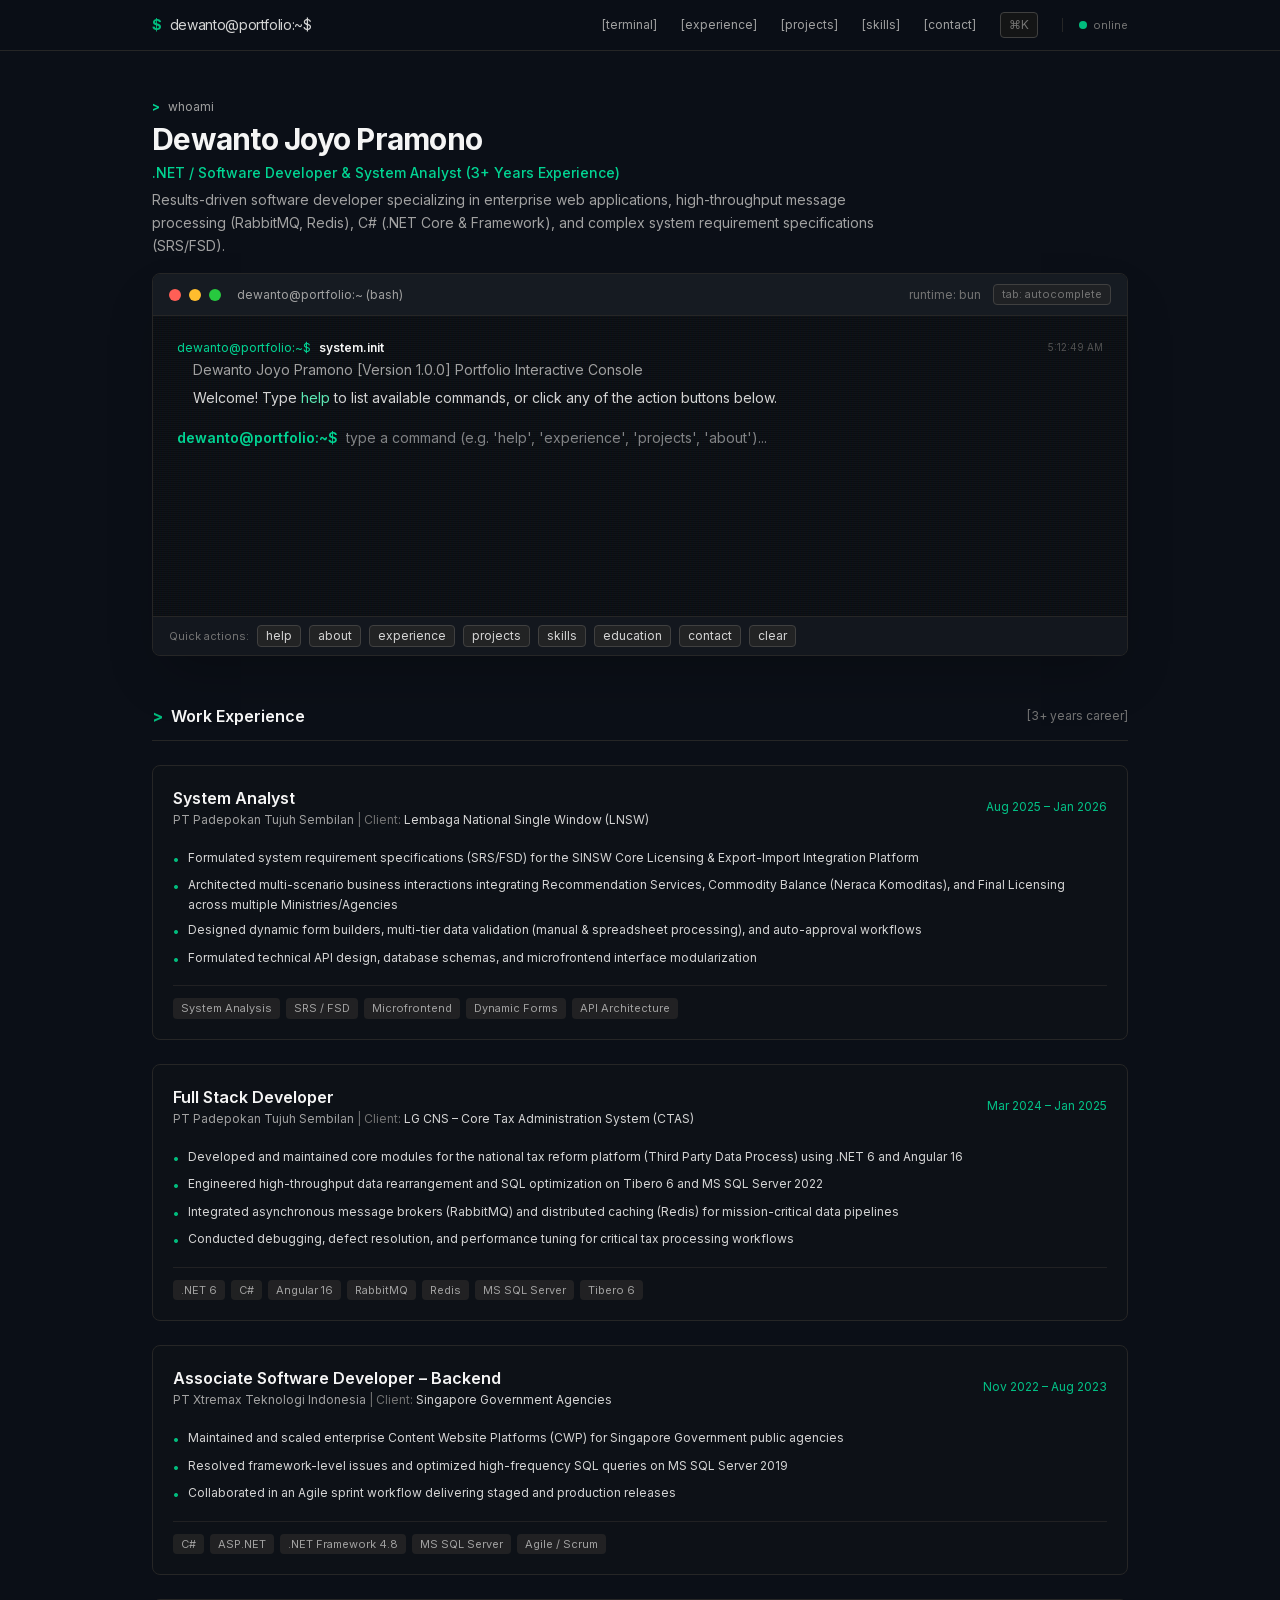
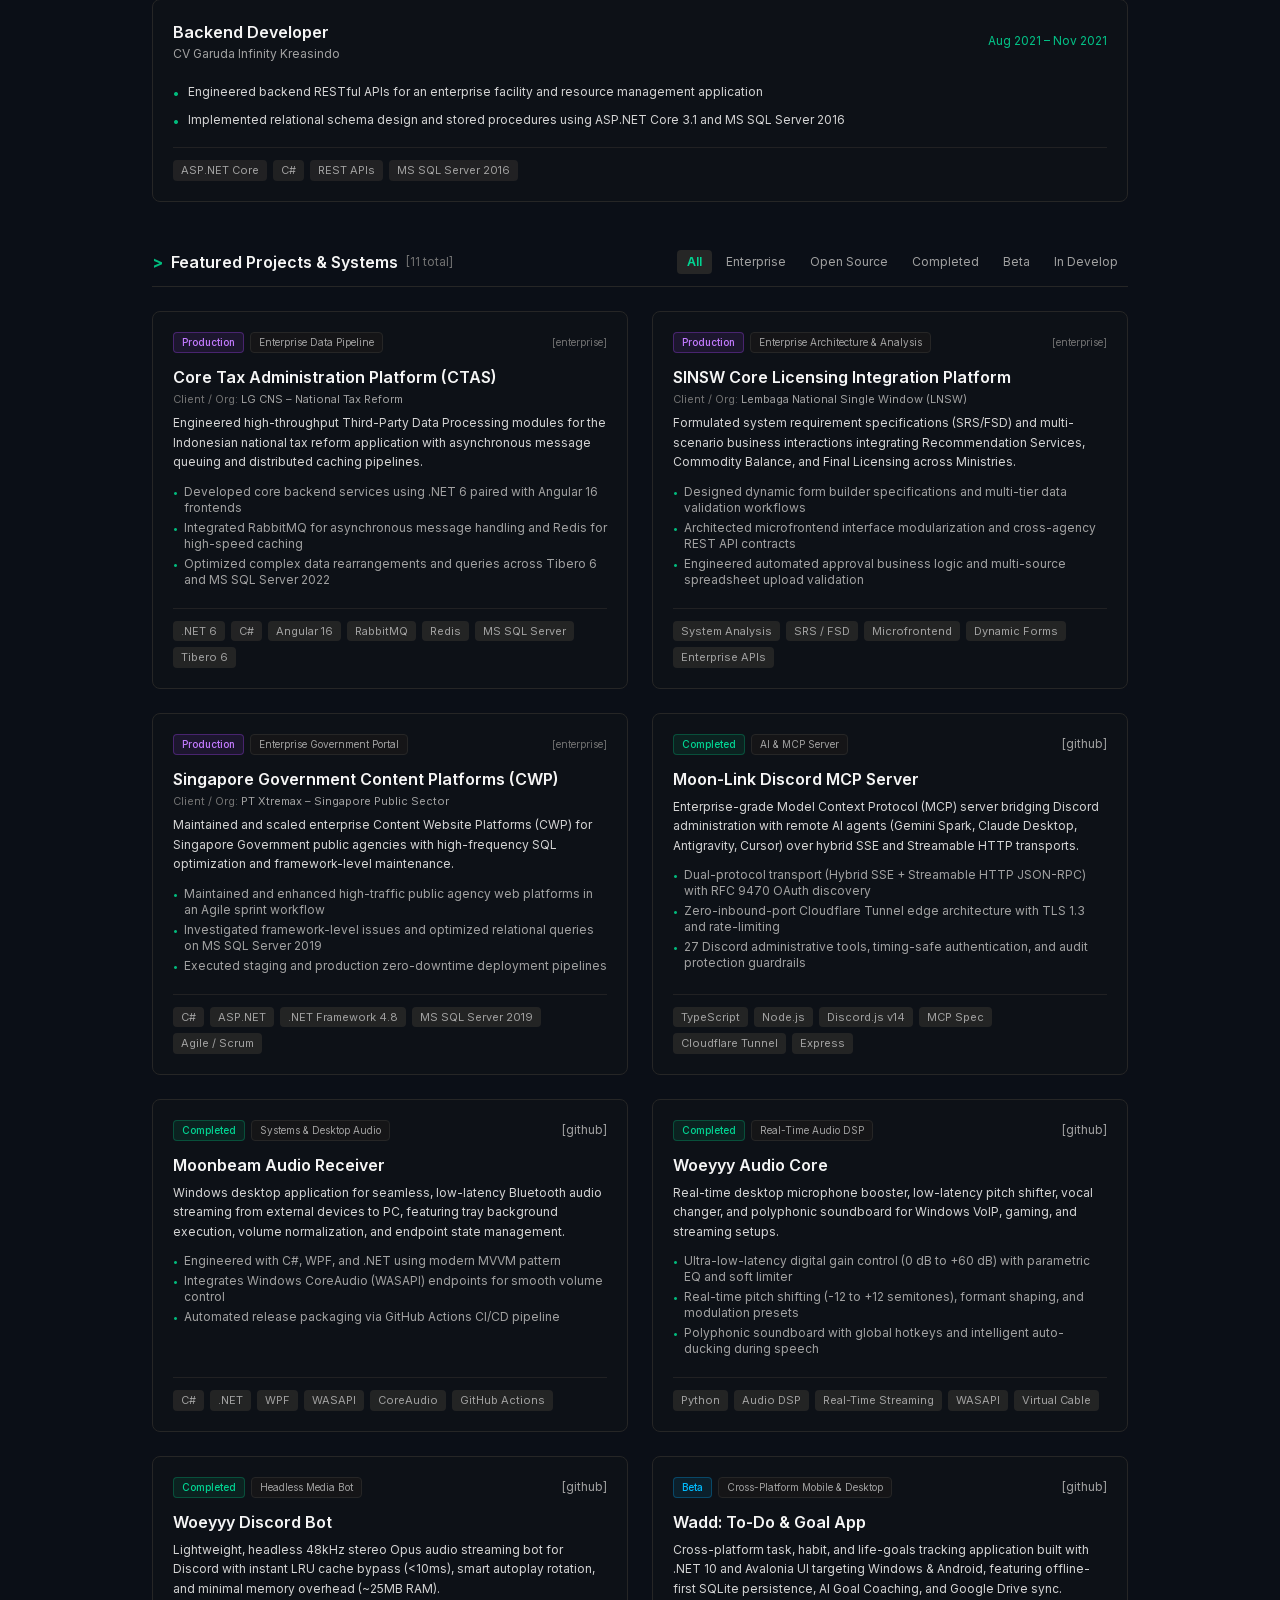
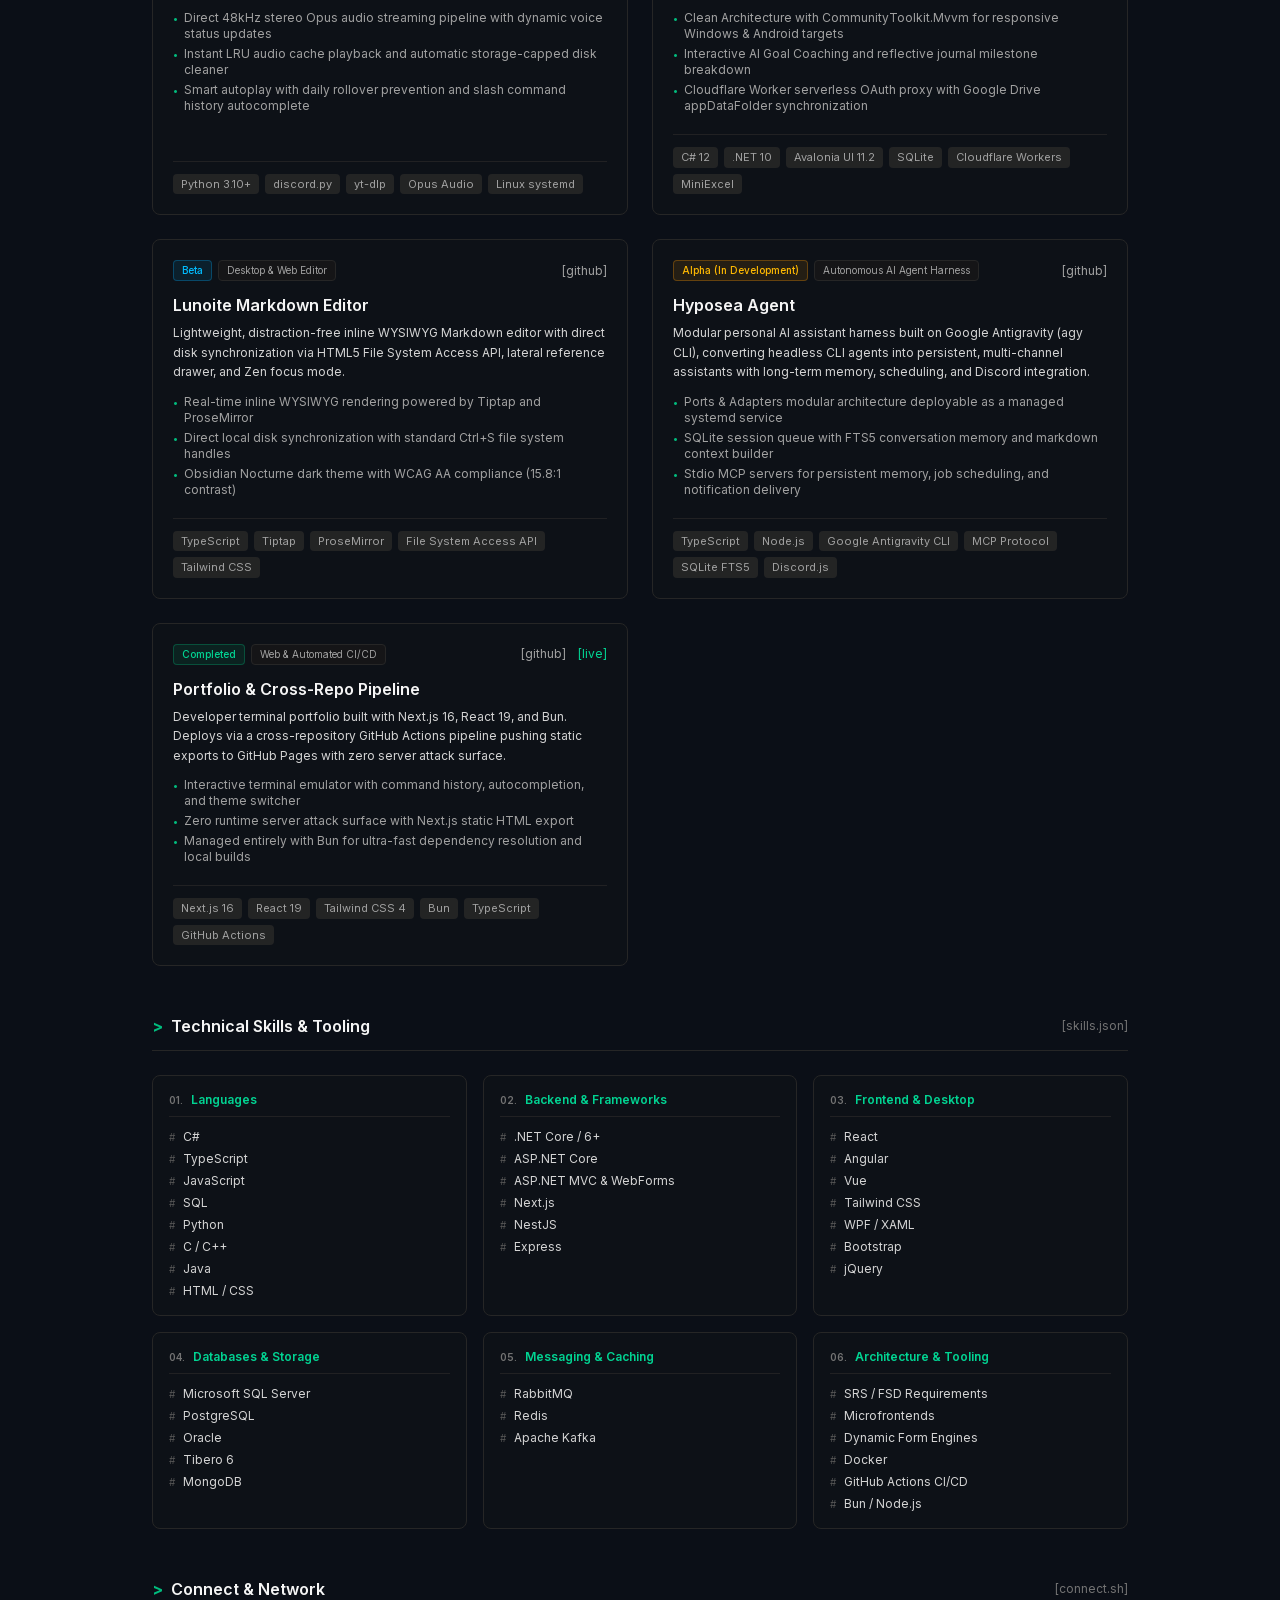
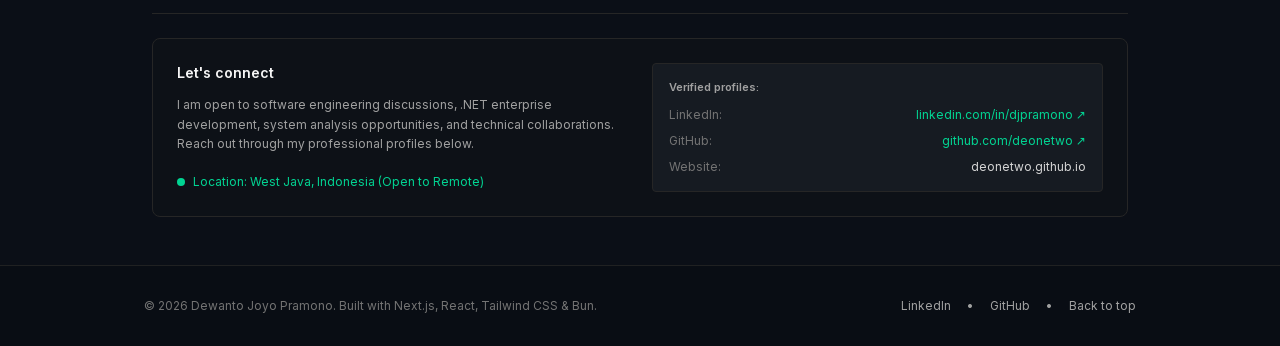
<file: index.html>
<!DOCTYPE html><html lang="en" class="dark inter_c15e96cb-module__0bjUvq__variable jetbrains_mono_6104e6b7-module__s6uLTa__variable"><head><meta charSet="utf-8"/><meta name="viewport" content="width=device-width, initial-scale=1"/><link rel="preload" href="/_next/static/media/70bc3e132a0a741e-s.p.3t6q91iet4nsy.woff2" as="font" crossorigin="" type="font/woff2"/><link rel="preload" href="/_next/static/media/83afe278b6a6bb3c-s.p.2bn3s6zvc0dyp.woff2" as="font" crossorigin="" type="font/woff2"/><link rel="stylesheet" href="/_next/static/chunks/3cs63c0706pez.css" data-precedence="next"/><link rel="preload" as="script" fetchPriority="low" href="/_next/static/chunks/3l04zcqx63h3y.js"/><script src="/_next/static/chunks/41qfcvra0dvw4.js" async=""></script><script src="/_next/static/chunks/27t_qfc-3_lzs.js" async=""></script><script src="/_next/static/chunks/turbopack-204cpt9buc445.js" async=""></script><script src="/_next/static/chunks/3fntmmi971322.js" async=""></script><script src="/_next/static/chunks/16kkj8zkx1f7y.js" async=""></script><title>Dewanto Joyo Pramono | Software Engineer &amp; System Analyst</title><meta name="description" content="Portfolio &amp; interactive terminal of Dewanto Joyo Pramono. Software developer and system analyst with 3+ years of experience in .NET, distributed systems, and enterprise web architectures."/><link rel="icon" href="/favicon.ico?favicon.2vob68tjqpejf.ico" sizes="256x256" type="image/x-icon"/><meta name="next-size-adjust" content=""/><script src="/_next/static/chunks/0cz1d0mv5g_q7.js" noModule=""></script></head><body class="bg-[#0b0f17] text-neutral-200 antialiased font-sans selection:bg-emerald-500/20 selection:text-emerald-300"><div hidden=""><!--$--><!--/$--></div><div class="min-h-screen flex flex-col bg-[#0b0f17] text-neutral-200"><header class="sticky top-0 z-40 w-full border-b border-neutral-800 bg-[#0b0f17]/90 backdrop-blur-md"><div class="mx-auto flex max-w-5xl items-center justify-between px-4 py-3 sm:px-6"><a href="#terminal" class="group flex items-center gap-2 font-mono text-sm tracking-tight text-neutral-300 transition-colors hover:text-emerald-400"><span class="text-emerald-500 font-bold">$</span><span>dewanto@portfolio:~$</span></a><nav class="hidden items-center gap-6 font-mono text-xs sm:flex"><a href="#terminal" class="text-neutral-400 transition-colors hover:text-emerald-400">[terminal]</a><a href="#experience" class="text-neutral-400 transition-colors hover:text-emerald-400">[experience]</a><a href="#projects" class="text-neutral-400 transition-colors hover:text-emerald-400">[projects]</a><a href="#skills" class="text-neutral-400 transition-colors hover:text-emerald-400">[skills]</a><a href="#contact" class="text-neutral-400 transition-colors hover:text-emerald-400">[contact]</a><button type="button" class="flex items-center gap-1.5 rounded border border-neutral-700 bg-neutral-900/80 px-2 py-1 text-xs text-neutral-400 transition-all hover:border-emerald-500/50 hover:text-neutral-200" title="Open Command Palette (Ctrl+K)"><span class="text-neutral-500">⌘K</span></button><div class="flex items-center gap-1.5 border-l border-neutral-800 pl-4 text-neutral-500"><span class="inline-block h-2 w-2 rounded-full bg-emerald-500 animate-pulse"></span><span class="text-[11px]">online</span></div></nav><div class="flex items-center gap-2 sm:hidden"><button type="button" class="rounded border border-neutral-700 bg-neutral-900 px-2 py-1 font-mono text-xs text-neutral-400">⌘K</button><button type="button" class="rounded border border-neutral-800 p-1.5 font-mono text-xs text-neutral-400 hover:text-neutral-200" aria-label="Toggle menu">[menu]</button></div></div></header><main class="mx-auto w-full max-w-5xl flex-1 px-4 py-8 sm:px-6 sm:py-12 space-y-12"><section class="space-y-4"><div class="space-y-1.5"><div class="flex items-center gap-2 font-mono text-xs text-neutral-400"><span class="text-emerald-400 font-bold">&gt;</span><span>whoami</span></div><h1 class="text-2xl sm:text-3xl font-bold tracking-tight text-neutral-100 font-sans">Dewanto Joyo Pramono</h1><p class="text-sm font-medium text-emerald-400 font-mono">.NET / Software Developer &amp; System Analyst (3+ Years Experience)</p><p class="text-xs sm:text-sm text-neutral-400 font-sans leading-relaxed max-w-3xl">Results-driven software developer specializing in enterprise web applications, high-throughput message processing (RabbitMQ, Redis), C# (.NET Core &amp; Framework), and complex system requirement specifications (SRS/FSD).</p></div><section id="terminal" class="w-full scroll-mt-20"><div class="rounded-lg border border-neutral-800 bg-[#0d1117] shadow-2xl overflow-hidden font-mono text-sm"><div class="flex items-center justify-between border-b border-neutral-800 bg-[#161b22] px-4 py-2.5"><div class="flex items-center gap-2"><span class="h-3 w-3 rounded-full bg-[#ff5f56]" title="Close"></span><span class="h-3 w-3 rounded-full bg-[#ffbd2e]" title="Minimize"></span><span class="h-3 w-3 rounded-full bg-[#27c93f]" title="Maximize"></span><span class="ml-2 text-xs text-neutral-400">dewanto@portfolio:~ (bash)</span></div><div class="flex items-center gap-3 text-xs text-neutral-500"><span class="hidden sm:inline">runtime: bun</span><span class="text-[11px] px-2 py-0.5 rounded border border-neutral-700 bg-neutral-800/60">tab: autocomplete</span></div></div><div class="p-4 sm:p-6 space-y-4 max-h-[460px] min-h-[300px] overflow-y-auto terminal-screen"><div class="flex items-center gap-2 pt-1"><span class="text-emerald-400 text-xs sm:text-sm font-semibold whitespace-nowrap">dewanto@portfolio:~$</span><div class="relative flex-1"><input type="text" class="w-full bg-transparent font-mono text-xs sm:text-sm text-neutral-100 outline-none border-none p-0 focus:ring-0" spellCheck="false" autoComplete="off" placeholder="type a command (e.g. &#x27;help&#x27;, &#x27;experience&#x27;, &#x27;projects&#x27;, &#x27;about&#x27;)..." value=""/></div></div></div><div class="flex flex-wrap items-center gap-2 border-t border-neutral-800 bg-[#161b22]/70 px-4 py-2 text-xs text-neutral-400"><span class="text-neutral-500 text-[11px]">Quick actions:</span><button type="button" class="rounded border border-neutral-700 bg-neutral-800/80 px-2 py-0.5 text-xs font-mono text-neutral-300 transition-all hover:border-emerald-500/50 hover:text-emerald-300">help</button><button type="button" class="rounded border border-neutral-700 bg-neutral-800/80 px-2 py-0.5 text-xs font-mono text-neutral-300 transition-all hover:border-emerald-500/50 hover:text-emerald-300">about</button><button type="button" class="rounded border border-neutral-700 bg-neutral-800/80 px-2 py-0.5 text-xs font-mono text-neutral-300 transition-all hover:border-emerald-500/50 hover:text-emerald-300">experience</button><button type="button" class="rounded border border-neutral-700 bg-neutral-800/80 px-2 py-0.5 text-xs font-mono text-neutral-300 transition-all hover:border-emerald-500/50 hover:text-emerald-300">projects</button><button type="button" class="rounded border border-neutral-700 bg-neutral-800/80 px-2 py-0.5 text-xs font-mono text-neutral-300 transition-all hover:border-emerald-500/50 hover:text-emerald-300">skills</button><button type="button" class="rounded border border-neutral-700 bg-neutral-800/80 px-2 py-0.5 text-xs font-mono text-neutral-300 transition-all hover:border-emerald-500/50 hover:text-emerald-300">education</button><button type="button" class="rounded border border-neutral-700 bg-neutral-800/80 px-2 py-0.5 text-xs font-mono text-neutral-300 transition-all hover:border-emerald-500/50 hover:text-emerald-300">contact</button><button type="button" class="rounded border border-neutral-700 bg-neutral-800/80 px-2 py-0.5 text-xs font-mono text-neutral-300 transition-all hover:border-emerald-500/50 hover:text-emerald-300">clear</button></div></div></section></section><section id="experience" class="w-full scroll-mt-20 space-y-6"><div class="flex items-center justify-between border-b border-neutral-800 pb-3 font-mono"><div class="flex items-center gap-2"><span class="text-emerald-500 font-bold">&gt;</span><h2 class="text-base font-semibold text-neutral-100">Work Experience</h2></div><span class="text-xs text-neutral-500">[3+ years career]</span></div><div class="space-y-6"><div class="group rounded-lg border border-neutral-800 bg-[#0d1117] p-5 transition-all hover:border-neutral-700 hover:bg-[#12161f]"><div class="flex flex-col sm:flex-row sm:items-center sm:justify-between gap-1 pb-2"><div><h3 class="text-base font-semibold text-neutral-100 group-hover:text-emerald-300 transition-colors">System Analyst</h3><p class="text-xs text-neutral-400 font-mono mt-0.5">PT Padepokan Tujuh Sembilan<span class="text-neutral-500"> | Client: <span class="text-neutral-300">Lembaga National Single Window (LNSW)</span></span></p></div><span class="font-mono text-xs text-emerald-400/90 whitespace-nowrap self-start sm:self-auto">Aug 2025 – Jan 2026</span></div><ul class="mt-3 space-y-1.5 text-xs text-neutral-300 leading-relaxed"><li class="flex items-start gap-2"><span class="text-emerald-500 font-mono select-none mt-0.5">•</span><span>Formulated system requirement specifications (SRS/FSD) for the SINSW Core Licensing &amp; Export-Import Integration Platform</span></li><li class="flex items-start gap-2"><span class="text-emerald-500 font-mono select-none mt-0.5">•</span><span>Architected multi-scenario business interactions integrating Recommendation Services, Commodity Balance (Neraca Komoditas), and Final Licensing across multiple Ministries/Agencies</span></li><li class="flex items-start gap-2"><span class="text-emerald-500 font-mono select-none mt-0.5">•</span><span>Designed dynamic form builders, multi-tier data validation (manual &amp; spreadsheet processing), and auto-approval workflows</span></li><li class="flex items-start gap-2"><span class="text-emerald-500 font-mono select-none mt-0.5">•</span><span>Formulated technical API design, database schemas, and microfrontend interface modularization</span></li></ul><div class="mt-4 flex flex-wrap gap-1.5 border-t border-neutral-800/80 pt-3"><span class="rounded bg-neutral-800/80 px-2 py-0.5 font-mono text-[11px] text-neutral-400">System Analysis</span><span class="rounded bg-neutral-800/80 px-2 py-0.5 font-mono text-[11px] text-neutral-400">SRS / FSD</span><span class="rounded bg-neutral-800/80 px-2 py-0.5 font-mono text-[11px] text-neutral-400">Microfrontend</span><span class="rounded bg-neutral-800/80 px-2 py-0.5 font-mono text-[11px] text-neutral-400">Dynamic Forms</span><span class="rounded bg-neutral-800/80 px-2 py-0.5 font-mono text-[11px] text-neutral-400">API Architecture</span></div></div><div class="group rounded-lg border border-neutral-800 bg-[#0d1117] p-5 transition-all hover:border-neutral-700 hover:bg-[#12161f]"><div class="flex flex-col sm:flex-row sm:items-center sm:justify-between gap-1 pb-2"><div><h3 class="text-base font-semibold text-neutral-100 group-hover:text-emerald-300 transition-colors">Full Stack Developer</h3><p class="text-xs text-neutral-400 font-mono mt-0.5">PT Padepokan Tujuh Sembilan<span class="text-neutral-500"> | Client: <span class="text-neutral-300">LG CNS – Core Tax Administration System (CTAS)</span></span></p></div><span class="font-mono text-xs text-emerald-400/90 whitespace-nowrap self-start sm:self-auto">Mar 2024 – Jan 2025</span></div><ul class="mt-3 space-y-1.5 text-xs text-neutral-300 leading-relaxed"><li class="flex items-start gap-2"><span class="text-emerald-500 font-mono select-none mt-0.5">•</span><span>Developed and maintained core modules for the national tax reform platform (Third Party Data Process) using .NET 6 and Angular 16</span></li><li class="flex items-start gap-2"><span class="text-emerald-500 font-mono select-none mt-0.5">•</span><span>Engineered high-throughput data rearrangement and SQL optimization on Tibero 6 and MS SQL Server 2022</span></li><li class="flex items-start gap-2"><span class="text-emerald-500 font-mono select-none mt-0.5">•</span><span>Integrated asynchronous message brokers (RabbitMQ) and distributed caching (Redis) for mission-critical data pipelines</span></li><li class="flex items-start gap-2"><span class="text-emerald-500 font-mono select-none mt-0.5">•</span><span>Conducted debugging, defect resolution, and performance tuning for critical tax processing workflows</span></li></ul><div class="mt-4 flex flex-wrap gap-1.5 border-t border-neutral-800/80 pt-3"><span class="rounded bg-neutral-800/80 px-2 py-0.5 font-mono text-[11px] text-neutral-400">.NET 6</span><span class="rounded bg-neutral-800/80 px-2 py-0.5 font-mono text-[11px] text-neutral-400">C#</span><span class="rounded bg-neutral-800/80 px-2 py-0.5 font-mono text-[11px] text-neutral-400">Angular 16</span><span class="rounded bg-neutral-800/80 px-2 py-0.5 font-mono text-[11px] text-neutral-400">RabbitMQ</span><span class="rounded bg-neutral-800/80 px-2 py-0.5 font-mono text-[11px] text-neutral-400">Redis</span><span class="rounded bg-neutral-800/80 px-2 py-0.5 font-mono text-[11px] text-neutral-400">MS SQL Server</span><span class="rounded bg-neutral-800/80 px-2 py-0.5 font-mono text-[11px] text-neutral-400">Tibero 6</span></div></div><div class="group rounded-lg border border-neutral-800 bg-[#0d1117] p-5 transition-all hover:border-neutral-700 hover:bg-[#12161f]"><div class="flex flex-col sm:flex-row sm:items-center sm:justify-between gap-1 pb-2"><div><h3 class="text-base font-semibold text-neutral-100 group-hover:text-emerald-300 transition-colors">Associate Software Developer – Backend</h3><p class="text-xs text-neutral-400 font-mono mt-0.5">PT Xtremax Teknologi Indonesia<span class="text-neutral-500"> | Client: <span class="text-neutral-300">Singapore Government Agencies</span></span></p></div><span class="font-mono text-xs text-emerald-400/90 whitespace-nowrap self-start sm:self-auto">Nov 2022 – Aug 2023</span></div><ul class="mt-3 space-y-1.5 text-xs text-neutral-300 leading-relaxed"><li class="flex items-start gap-2"><span class="text-emerald-500 font-mono select-none mt-0.5">•</span><span>Maintained and scaled enterprise Content Website Platforms (CWP) for Singapore Government public agencies</span></li><li class="flex items-start gap-2"><span class="text-emerald-500 font-mono select-none mt-0.5">•</span><span>Resolved framework-level issues and optimized high-frequency SQL queries on MS SQL Server 2019</span></li><li class="flex items-start gap-2"><span class="text-emerald-500 font-mono select-none mt-0.5">•</span><span>Collaborated in an Agile sprint workflow delivering staged and production releases</span></li></ul><div class="mt-4 flex flex-wrap gap-1.5 border-t border-neutral-800/80 pt-3"><span class="rounded bg-neutral-800/80 px-2 py-0.5 font-mono text-[11px] text-neutral-400">C#</span><span class="rounded bg-neutral-800/80 px-2 py-0.5 font-mono text-[11px] text-neutral-400">ASP.NET</span><span class="rounded bg-neutral-800/80 px-2 py-0.5 font-mono text-[11px] text-neutral-400">.NET Framework 4.8</span><span class="rounded bg-neutral-800/80 px-2 py-0.5 font-mono text-[11px] text-neutral-400">MS SQL Server</span><span class="rounded bg-neutral-800/80 px-2 py-0.5 font-mono text-[11px] text-neutral-400">Agile / Scrum</span></div></div><div class="group rounded-lg border border-neutral-800 bg-[#0d1117] p-5 transition-all hover:border-neutral-700 hover:bg-[#12161f]"><div class="flex flex-col sm:flex-row sm:items-center sm:justify-between gap-1 pb-2"><div><h3 class="text-base font-semibold text-neutral-100 group-hover:text-emerald-300 transition-colors">Backend Developer</h3><p class="text-xs text-neutral-400 font-mono mt-0.5">CV Garuda Infinity Kreasindo</p></div><span class="font-mono text-xs text-emerald-400/90 whitespace-nowrap self-start sm:self-auto">Aug 2021 – Nov 2021</span></div><ul class="mt-3 space-y-1.5 text-xs text-neutral-300 leading-relaxed"><li class="flex items-start gap-2"><span class="text-emerald-500 font-mono select-none mt-0.5">•</span><span>Engineered backend RESTful APIs for an enterprise facility and resource management application</span></li><li class="flex items-start gap-2"><span class="text-emerald-500 font-mono select-none mt-0.5">•</span><span>Implemented relational schema design and stored procedures using ASP.NET Core 3.1 and MS SQL Server 2016</span></li></ul><div class="mt-4 flex flex-wrap gap-1.5 border-t border-neutral-800/80 pt-3"><span class="rounded bg-neutral-800/80 px-2 py-0.5 font-mono text-[11px] text-neutral-400">ASP.NET Core</span><span class="rounded bg-neutral-800/80 px-2 py-0.5 font-mono text-[11px] text-neutral-400">C#</span><span class="rounded bg-neutral-800/80 px-2 py-0.5 font-mono text-[11px] text-neutral-400">REST APIs</span><span class="rounded bg-neutral-800/80 px-2 py-0.5 font-mono text-[11px] text-neutral-400">MS SQL Server 2016</span></div></div></div></section><section id="projects" class="w-full scroll-mt-20 space-y-6"><div class="flex flex-col sm:flex-row sm:items-center sm:justify-between gap-3 border-b border-neutral-800 pb-3 font-mono"><div class="flex items-center gap-2"><span class="text-emerald-500 font-bold">&gt;</span><h2 class="text-base font-semibold text-neutral-100">Featured Projects &amp; Systems</h2><span class="text-xs text-neutral-500">[<!-- -->11<!-- --> total]</span></div><div class="flex items-center gap-1 text-xs flex-wrap"><button type="button" class="rounded px-2.5 py-1 transition-colors bg-neutral-800 text-emerald-400 font-semibold">All</button><button type="button" class="rounded px-2.5 py-1 transition-colors text-neutral-400 hover:text-neutral-200">Enterprise</button><button type="button" class="rounded px-2.5 py-1 transition-colors text-neutral-400 hover:text-neutral-200">Open Source</button><button type="button" class="rounded px-2.5 py-1 transition-colors text-neutral-400 hover:text-neutral-200">Completed</button><button type="button" class="rounded px-2.5 py-1 transition-colors text-neutral-400 hover:text-neutral-200">Beta</button><button type="button" class="rounded px-2.5 py-1 transition-colors text-neutral-400 hover:text-neutral-200">In Develop</button></div></div><div class="grid grid-cols-1 gap-6 md:grid-cols-2"><div class="group flex flex-col justify-between rounded-lg border border-neutral-800 bg-[#0d1117] p-5 transition-all hover:border-neutral-700 hover:bg-[#12161f]"><div class="space-y-3"><div class="flex items-center justify-between gap-2"><div class="flex items-center gap-1.5 flex-wrap"><span class="rounded border border-purple-500/30 bg-purple-500/10 px-2 py-0.5 font-mono text-[10px] font-medium text-purple-400">Production</span><span class="rounded border border-neutral-800 bg-neutral-900/80 px-2 py-0.5 font-mono text-[10px] text-neutral-400">Enterprise Data Pipeline</span></div><div class="flex items-center gap-3 font-mono text-xs"><span class="text-[10px] text-neutral-500 font-mono">[enterprise]</span></div></div><div><h3 class="text-base font-semibold text-neutral-100 group-hover:text-emerald-300 transition-colors">Core Tax Administration Platform (CTAS)</h3><p class="text-[11px] font-mono text-neutral-500 mt-0.5">Client / Org: <span class="text-neutral-400">LG CNS – National Tax Reform</span></p><p class="mt-1.5 text-xs text-neutral-300 leading-relaxed font-sans">Engineered high-throughput Third-Party Data Processing modules for the Indonesian national tax reform application with asynchronous message queuing and distributed caching pipelines.</p></div><ul class="space-y-1 text-xs text-neutral-400 font-sans"><li class="flex items-start gap-1.5"><span class="text-emerald-500 font-mono text-[10px] select-none mt-0.5">•</span><span>Developed core backend services using .NET 6 paired with Angular 16 frontends</span></li><li class="flex items-start gap-1.5"><span class="text-emerald-500 font-mono text-[10px] select-none mt-0.5">•</span><span>Integrated RabbitMQ for asynchronous message handling and Redis for high-speed caching</span></li><li class="flex items-start gap-1.5"><span class="text-emerald-500 font-mono text-[10px] select-none mt-0.5">•</span><span>Optimized complex data rearrangements and queries across Tibero 6 and MS SQL Server 2022</span></li></ul></div><div class="mt-5 flex flex-wrap gap-1.5 border-t border-neutral-800/80 pt-3"><span class="rounded bg-neutral-800/90 px-2 py-0.5 font-mono text-[11px] text-neutral-400">.NET 6</span><span class="rounded bg-neutral-800/90 px-2 py-0.5 font-mono text-[11px] text-neutral-400">C#</span><span class="rounded bg-neutral-800/90 px-2 py-0.5 font-mono text-[11px] text-neutral-400">Angular 16</span><span class="rounded bg-neutral-800/90 px-2 py-0.5 font-mono text-[11px] text-neutral-400">RabbitMQ</span><span class="rounded bg-neutral-800/90 px-2 py-0.5 font-mono text-[11px] text-neutral-400">Redis</span><span class="rounded bg-neutral-800/90 px-2 py-0.5 font-mono text-[11px] text-neutral-400">MS SQL Server</span><span class="rounded bg-neutral-800/90 px-2 py-0.5 font-mono text-[11px] text-neutral-400">Tibero 6</span></div></div><div class="group flex flex-col justify-between rounded-lg border border-neutral-800 bg-[#0d1117] p-5 transition-all hover:border-neutral-700 hover:bg-[#12161f]"><div class="space-y-3"><div class="flex items-center justify-between gap-2"><div class="flex items-center gap-1.5 flex-wrap"><span class="rounded border border-purple-500/30 bg-purple-500/10 px-2 py-0.5 font-mono text-[10px] font-medium text-purple-400">Production</span><span class="rounded border border-neutral-800 bg-neutral-900/80 px-2 py-0.5 font-mono text-[10px] text-neutral-400">Enterprise Architecture &amp; Analysis</span></div><div class="flex items-center gap-3 font-mono text-xs"><span class="text-[10px] text-neutral-500 font-mono">[enterprise]</span></div></div><div><h3 class="text-base font-semibold text-neutral-100 group-hover:text-emerald-300 transition-colors">SINSW Core Licensing Integration Platform</h3><p class="text-[11px] font-mono text-neutral-500 mt-0.5">Client / Org: <span class="text-neutral-400">Lembaga National Single Window (LNSW)</span></p><p class="mt-1.5 text-xs text-neutral-300 leading-relaxed font-sans">Formulated system requirement specifications (SRS/FSD) and multi-scenario business interactions integrating Recommendation Services, Commodity Balance, and Final Licensing across Ministries.</p></div><ul class="space-y-1 text-xs text-neutral-400 font-sans"><li class="flex items-start gap-1.5"><span class="text-emerald-500 font-mono text-[10px] select-none mt-0.5">•</span><span>Designed dynamic form builder specifications and multi-tier data validation workflows</span></li><li class="flex items-start gap-1.5"><span class="text-emerald-500 font-mono text-[10px] select-none mt-0.5">•</span><span>Architected microfrontend interface modularization and cross-agency REST API contracts</span></li><li class="flex items-start gap-1.5"><span class="text-emerald-500 font-mono text-[10px] select-none mt-0.5">•</span><span>Engineered automated approval business logic and multi-source spreadsheet upload validation</span></li></ul></div><div class="mt-5 flex flex-wrap gap-1.5 border-t border-neutral-800/80 pt-3"><span class="rounded bg-neutral-800/90 px-2 py-0.5 font-mono text-[11px] text-neutral-400">System Analysis</span><span class="rounded bg-neutral-800/90 px-2 py-0.5 font-mono text-[11px] text-neutral-400">SRS / FSD</span><span class="rounded bg-neutral-800/90 px-2 py-0.5 font-mono text-[11px] text-neutral-400">Microfrontend</span><span class="rounded bg-neutral-800/90 px-2 py-0.5 font-mono text-[11px] text-neutral-400">Dynamic Forms</span><span class="rounded bg-neutral-800/90 px-2 py-0.5 font-mono text-[11px] text-neutral-400">Enterprise APIs</span></div></div><div class="group flex flex-col justify-between rounded-lg border border-neutral-800 bg-[#0d1117] p-5 transition-all hover:border-neutral-700 hover:bg-[#12161f]"><div class="space-y-3"><div class="flex items-center justify-between gap-2"><div class="flex items-center gap-1.5 flex-wrap"><span class="rounded border border-purple-500/30 bg-purple-500/10 px-2 py-0.5 font-mono text-[10px] font-medium text-purple-400">Production</span><span class="rounded border border-neutral-800 bg-neutral-900/80 px-2 py-0.5 font-mono text-[10px] text-neutral-400">Enterprise Government Portal</span></div><div class="flex items-center gap-3 font-mono text-xs"><span class="text-[10px] text-neutral-500 font-mono">[enterprise]</span></div></div><div><h3 class="text-base font-semibold text-neutral-100 group-hover:text-emerald-300 transition-colors">Singapore Government Content Platforms (CWP)</h3><p class="text-[11px] font-mono text-neutral-500 mt-0.5">Client / Org: <span class="text-neutral-400">PT Xtremax – Singapore Public Sector</span></p><p class="mt-1.5 text-xs text-neutral-300 leading-relaxed font-sans">Maintained and scaled enterprise Content Website Platforms (CWP) for Singapore Government public agencies with high-frequency SQL optimization and framework-level maintenance.</p></div><ul class="space-y-1 text-xs text-neutral-400 font-sans"><li class="flex items-start gap-1.5"><span class="text-emerald-500 font-mono text-[10px] select-none mt-0.5">•</span><span>Maintained and enhanced high-traffic public agency web platforms in an Agile sprint workflow</span></li><li class="flex items-start gap-1.5"><span class="text-emerald-500 font-mono text-[10px] select-none mt-0.5">•</span><span>Investigated framework-level issues and optimized relational queries on MS SQL Server 2019</span></li><li class="flex items-start gap-1.5"><span class="text-emerald-500 font-mono text-[10px] select-none mt-0.5">•</span><span>Executed staging and production zero-downtime deployment pipelines</span></li></ul></div><div class="mt-5 flex flex-wrap gap-1.5 border-t border-neutral-800/80 pt-3"><span class="rounded bg-neutral-800/90 px-2 py-0.5 font-mono text-[11px] text-neutral-400">C#</span><span class="rounded bg-neutral-800/90 px-2 py-0.5 font-mono text-[11px] text-neutral-400">ASP.NET</span><span class="rounded bg-neutral-800/90 px-2 py-0.5 font-mono text-[11px] text-neutral-400">.NET Framework 4.8</span><span class="rounded bg-neutral-800/90 px-2 py-0.5 font-mono text-[11px] text-neutral-400">MS SQL Server 2019</span><span class="rounded bg-neutral-800/90 px-2 py-0.5 font-mono text-[11px] text-neutral-400">Agile / Scrum</span></div></div><div class="group flex flex-col justify-between rounded-lg border border-neutral-800 bg-[#0d1117] p-5 transition-all hover:border-neutral-700 hover:bg-[#12161f]"><div class="space-y-3"><div class="flex items-center justify-between gap-2"><div class="flex items-center gap-1.5 flex-wrap"><span class="rounded border border-emerald-500/30 bg-emerald-500/10 px-2 py-0.5 font-mono text-[10px] font-medium text-emerald-400">Completed</span><span class="rounded border border-neutral-800 bg-neutral-900/80 px-2 py-0.5 font-mono text-[10px] text-neutral-400">AI &amp; MCP Server</span></div><div class="flex items-center gap-3 font-mono text-xs"><a href="https://github.com/deonetwo/moon-link" target="_blank" rel="noopener noreferrer" class="text-neutral-400 hover:text-emerald-300 hover:underline">[github]</a></div></div><div><h3 class="text-base font-semibold text-neutral-100 group-hover:text-emerald-300 transition-colors">Moon-Link Discord MCP Server</h3><p class="mt-1.5 text-xs text-neutral-300 leading-relaxed font-sans">Enterprise-grade Model Context Protocol (MCP) server bridging Discord administration with remote AI agents (Gemini Spark, Claude Desktop, Antigravity, Cursor) over hybrid SSE and Streamable HTTP transports.</p></div><ul class="space-y-1 text-xs text-neutral-400 font-sans"><li class="flex items-start gap-1.5"><span class="text-emerald-500 font-mono text-[10px] select-none mt-0.5">•</span><span>Dual-protocol transport (Hybrid SSE + Streamable HTTP JSON-RPC) with RFC 9470 OAuth discovery</span></li><li class="flex items-start gap-1.5"><span class="text-emerald-500 font-mono text-[10px] select-none mt-0.5">•</span><span>Zero-inbound-port Cloudflare Tunnel edge architecture with TLS 1.3 and rate-limiting</span></li><li class="flex items-start gap-1.5"><span class="text-emerald-500 font-mono text-[10px] select-none mt-0.5">•</span><span>27 Discord administrative tools, timing-safe authentication, and audit protection guardrails</span></li></ul></div><div class="mt-5 flex flex-wrap gap-1.5 border-t border-neutral-800/80 pt-3"><span class="rounded bg-neutral-800/90 px-2 py-0.5 font-mono text-[11px] text-neutral-400">TypeScript</span><span class="rounded bg-neutral-800/90 px-2 py-0.5 font-mono text-[11px] text-neutral-400">Node.js</span><span class="rounded bg-neutral-800/90 px-2 py-0.5 font-mono text-[11px] text-neutral-400">Discord.js v14</span><span class="rounded bg-neutral-800/90 px-2 py-0.5 font-mono text-[11px] text-neutral-400">MCP Spec</span><span class="rounded bg-neutral-800/90 px-2 py-0.5 font-mono text-[11px] text-neutral-400">Cloudflare Tunnel</span><span class="rounded bg-neutral-800/90 px-2 py-0.5 font-mono text-[11px] text-neutral-400">Express</span></div></div><div class="group flex flex-col justify-between rounded-lg border border-neutral-800 bg-[#0d1117] p-5 transition-all hover:border-neutral-700 hover:bg-[#12161f]"><div class="space-y-3"><div class="flex items-center justify-between gap-2"><div class="flex items-center gap-1.5 flex-wrap"><span class="rounded border border-emerald-500/30 bg-emerald-500/10 px-2 py-0.5 font-mono text-[10px] font-medium text-emerald-400">Completed</span><span class="rounded border border-neutral-800 bg-neutral-900/80 px-2 py-0.5 font-mono text-[10px] text-neutral-400">Systems &amp; Desktop Audio</span></div><div class="flex items-center gap-3 font-mono text-xs"><a href="https://github.com/deonetwo/moonbeam-audio-receiver" target="_blank" rel="noopener noreferrer" class="text-neutral-400 hover:text-emerald-300 hover:underline">[github]</a></div></div><div><h3 class="text-base font-semibold text-neutral-100 group-hover:text-emerald-300 transition-colors">Moonbeam Audio Receiver</h3><p class="mt-1.5 text-xs text-neutral-300 leading-relaxed font-sans">Windows desktop application for seamless, low-latency Bluetooth audio streaming from external devices to PC, featuring tray background execution, volume normalization, and endpoint state management.</p></div><ul class="space-y-1 text-xs text-neutral-400 font-sans"><li class="flex items-start gap-1.5"><span class="text-emerald-500 font-mono text-[10px] select-none mt-0.5">•</span><span>Engineered with C#, WPF, and .NET using modern MVVM pattern</span></li><li class="flex items-start gap-1.5"><span class="text-emerald-500 font-mono text-[10px] select-none mt-0.5">•</span><span>Integrates Windows CoreAudio (WASAPI) endpoints for smooth volume control</span></li><li class="flex items-start gap-1.5"><span class="text-emerald-500 font-mono text-[10px] select-none mt-0.5">•</span><span>Automated release packaging via GitHub Actions CI/CD pipeline</span></li></ul></div><div class="mt-5 flex flex-wrap gap-1.5 border-t border-neutral-800/80 pt-3"><span class="rounded bg-neutral-800/90 px-2 py-0.5 font-mono text-[11px] text-neutral-400">C#</span><span class="rounded bg-neutral-800/90 px-2 py-0.5 font-mono text-[11px] text-neutral-400">.NET</span><span class="rounded bg-neutral-800/90 px-2 py-0.5 font-mono text-[11px] text-neutral-400">WPF</span><span class="rounded bg-neutral-800/90 px-2 py-0.5 font-mono text-[11px] text-neutral-400">WASAPI</span><span class="rounded bg-neutral-800/90 px-2 py-0.5 font-mono text-[11px] text-neutral-400">CoreAudio</span><span class="rounded bg-neutral-800/90 px-2 py-0.5 font-mono text-[11px] text-neutral-400">GitHub Actions</span></div></div><div class="group flex flex-col justify-between rounded-lg border border-neutral-800 bg-[#0d1117] p-5 transition-all hover:border-neutral-700 hover:bg-[#12161f]"><div class="space-y-3"><div class="flex items-center justify-between gap-2"><div class="flex items-center gap-1.5 flex-wrap"><span class="rounded border border-emerald-500/30 bg-emerald-500/10 px-2 py-0.5 font-mono text-[10px] font-medium text-emerald-400">Completed</span><span class="rounded border border-neutral-800 bg-neutral-900/80 px-2 py-0.5 font-mono text-[10px] text-neutral-400">Real-Time Audio DSP</span></div><div class="flex items-center gap-3 font-mono text-xs"><a href="https://github.com/deonetwo/woeyyy-audio-core" target="_blank" rel="noopener noreferrer" class="text-neutral-400 hover:text-emerald-300 hover:underline">[github]</a></div></div><div><h3 class="text-base font-semibold text-neutral-100 group-hover:text-emerald-300 transition-colors">Woeyyy Audio Core</h3><p class="mt-1.5 text-xs text-neutral-300 leading-relaxed font-sans">Real-time desktop microphone booster, low-latency pitch shifter, vocal changer, and polyphonic soundboard for Windows VoIP, gaming, and streaming setups.</p></div><ul class="space-y-1 text-xs text-neutral-400 font-sans"><li class="flex items-start gap-1.5"><span class="text-emerald-500 font-mono text-[10px] select-none mt-0.5">•</span><span>Ultra-low-latency digital gain control (0 dB to +60 dB) with parametric EQ and soft limiter</span></li><li class="flex items-start gap-1.5"><span class="text-emerald-500 font-mono text-[10px] select-none mt-0.5">•</span><span>Real-time pitch shifting (-12 to +12 semitones), formant shaping, and modulation presets</span></li><li class="flex items-start gap-1.5"><span class="text-emerald-500 font-mono text-[10px] select-none mt-0.5">•</span><span>Polyphonic soundboard with global hotkeys and intelligent auto-ducking during speech</span></li></ul></div><div class="mt-5 flex flex-wrap gap-1.5 border-t border-neutral-800/80 pt-3"><span class="rounded bg-neutral-800/90 px-2 py-0.5 font-mono text-[11px] text-neutral-400">Python</span><span class="rounded bg-neutral-800/90 px-2 py-0.5 font-mono text-[11px] text-neutral-400">Audio DSP</span><span class="rounded bg-neutral-800/90 px-2 py-0.5 font-mono text-[11px] text-neutral-400">Real-Time Streaming</span><span class="rounded bg-neutral-800/90 px-2 py-0.5 font-mono text-[11px] text-neutral-400">WASAPI</span><span class="rounded bg-neutral-800/90 px-2 py-0.5 font-mono text-[11px] text-neutral-400">Virtual Cable</span></div></div><div class="group flex flex-col justify-between rounded-lg border border-neutral-800 bg-[#0d1117] p-5 transition-all hover:border-neutral-700 hover:bg-[#12161f]"><div class="space-y-3"><div class="flex items-center justify-between gap-2"><div class="flex items-center gap-1.5 flex-wrap"><span class="rounded border border-emerald-500/30 bg-emerald-500/10 px-2 py-0.5 font-mono text-[10px] font-medium text-emerald-400">Completed</span><span class="rounded border border-neutral-800 bg-neutral-900/80 px-2 py-0.5 font-mono text-[10px] text-neutral-400">Headless Media Bot</span></div><div class="flex items-center gap-3 font-mono text-xs"><a href="https://github.com/deonetwo/woeyyy-discord-bot" target="_blank" rel="noopener noreferrer" class="text-neutral-400 hover:text-emerald-300 hover:underline">[github]</a></div></div><div><h3 class="text-base font-semibold text-neutral-100 group-hover:text-emerald-300 transition-colors">Woeyyy Discord Bot</h3><p class="mt-1.5 text-xs text-neutral-300 leading-relaxed font-sans">Lightweight, headless 48kHz stereo Opus audio streaming bot for Discord with instant LRU cache bypass (&lt;10ms), smart autoplay rotation, and minimal memory overhead (~25MB RAM).</p></div><ul class="space-y-1 text-xs text-neutral-400 font-sans"><li class="flex items-start gap-1.5"><span class="text-emerald-500 font-mono text-[10px] select-none mt-0.5">•</span><span>Direct 48kHz stereo Opus audio streaming pipeline with dynamic voice status updates</span></li><li class="flex items-start gap-1.5"><span class="text-emerald-500 font-mono text-[10px] select-none mt-0.5">•</span><span>Instant LRU audio cache playback and automatic storage-capped disk cleaner</span></li><li class="flex items-start gap-1.5"><span class="text-emerald-500 font-mono text-[10px] select-none mt-0.5">•</span><span>Smart autoplay with daily rollover prevention and slash command history autocomplete</span></li></ul></div><div class="mt-5 flex flex-wrap gap-1.5 border-t border-neutral-800/80 pt-3"><span class="rounded bg-neutral-800/90 px-2 py-0.5 font-mono text-[11px] text-neutral-400">Python 3.10+</span><span class="rounded bg-neutral-800/90 px-2 py-0.5 font-mono text-[11px] text-neutral-400">discord.py</span><span class="rounded bg-neutral-800/90 px-2 py-0.5 font-mono text-[11px] text-neutral-400">yt-dlp</span><span class="rounded bg-neutral-800/90 px-2 py-0.5 font-mono text-[11px] text-neutral-400">Opus Audio</span><span class="rounded bg-neutral-800/90 px-2 py-0.5 font-mono text-[11px] text-neutral-400">Linux systemd</span></div></div><div class="group flex flex-col justify-between rounded-lg border border-neutral-800 bg-[#0d1117] p-5 transition-all hover:border-neutral-700 hover:bg-[#12161f]"><div class="space-y-3"><div class="flex items-center justify-between gap-2"><div class="flex items-center gap-1.5 flex-wrap"><span class="rounded border border-sky-500/30 bg-sky-500/10 px-2 py-0.5 font-mono text-[10px] font-medium text-sky-400">Beta</span><span class="rounded border border-neutral-800 bg-neutral-900/80 px-2 py-0.5 font-mono text-[10px] text-neutral-400">Cross-Platform Mobile &amp; Desktop</span></div><div class="flex items-center gap-3 font-mono text-xs"><a href="https://github.com/deonetwo/wadd-todo-app" target="_blank" rel="noopener noreferrer" class="text-neutral-400 hover:text-emerald-300 hover:underline">[github]</a></div></div><div><h3 class="text-base font-semibold text-neutral-100 group-hover:text-emerald-300 transition-colors">Wadd: To-Do &amp; Goal App</h3><p class="mt-1.5 text-xs text-neutral-300 leading-relaxed font-sans">Cross-platform task, habit, and life-goals tracking application built with .NET 10 and Avalonia UI targeting Windows &amp; Android, featuring offline-first SQLite persistence, AI Goal Coaching, and Google Drive sync.</p></div><ul class="space-y-1 text-xs text-neutral-400 font-sans"><li class="flex items-start gap-1.5"><span class="text-emerald-500 font-mono text-[10px] select-none mt-0.5">•</span><span>Clean Architecture with CommunityToolkit.Mvvm for responsive Windows &amp; Android targets</span></li><li class="flex items-start gap-1.5"><span class="text-emerald-500 font-mono text-[10px] select-none mt-0.5">•</span><span>Interactive AI Goal Coaching and reflective journal milestone breakdown</span></li><li class="flex items-start gap-1.5"><span class="text-emerald-500 font-mono text-[10px] select-none mt-0.5">•</span><span>Cloudflare Worker serverless OAuth proxy with Google Drive appDataFolder synchronization</span></li></ul></div><div class="mt-5 flex flex-wrap gap-1.5 border-t border-neutral-800/80 pt-3"><span class="rounded bg-neutral-800/90 px-2 py-0.5 font-mono text-[11px] text-neutral-400">C# 12</span><span class="rounded bg-neutral-800/90 px-2 py-0.5 font-mono text-[11px] text-neutral-400">.NET 10</span><span class="rounded bg-neutral-800/90 px-2 py-0.5 font-mono text-[11px] text-neutral-400">Avalonia UI 11.2</span><span class="rounded bg-neutral-800/90 px-2 py-0.5 font-mono text-[11px] text-neutral-400">SQLite</span><span class="rounded bg-neutral-800/90 px-2 py-0.5 font-mono text-[11px] text-neutral-400">Cloudflare Workers</span><span class="rounded bg-neutral-800/90 px-2 py-0.5 font-mono text-[11px] text-neutral-400">MiniExcel</span></div></div><div class="group flex flex-col justify-between rounded-lg border border-neutral-800 bg-[#0d1117] p-5 transition-all hover:border-neutral-700 hover:bg-[#12161f]"><div class="space-y-3"><div class="flex items-center justify-between gap-2"><div class="flex items-center gap-1.5 flex-wrap"><span class="rounded border border-sky-500/30 bg-sky-500/10 px-2 py-0.5 font-mono text-[10px] font-medium text-sky-400">Beta</span><span class="rounded border border-neutral-800 bg-neutral-900/80 px-2 py-0.5 font-mono text-[10px] text-neutral-400">Desktop &amp; Web Editor</span></div><div class="flex items-center gap-3 font-mono text-xs"><a href="https://github.com/deonetwo/lunoite" target="_blank" rel="noopener noreferrer" class="text-neutral-400 hover:text-emerald-300 hover:underline">[github]</a></div></div><div><h3 class="text-base font-semibold text-neutral-100 group-hover:text-emerald-300 transition-colors">Lunoite Markdown Editor</h3><p class="mt-1.5 text-xs text-neutral-300 leading-relaxed font-sans">Lightweight, distraction-free inline WYSIWYG Markdown editor with direct disk synchronization via HTML5 File System Access API, lateral reference drawer, and Zen focus mode.</p></div><ul class="space-y-1 text-xs text-neutral-400 font-sans"><li class="flex items-start gap-1.5"><span class="text-emerald-500 font-mono text-[10px] select-none mt-0.5">•</span><span>Real-time inline WYSIWYG rendering powered by Tiptap and ProseMirror</span></li><li class="flex items-start gap-1.5"><span class="text-emerald-500 font-mono text-[10px] select-none mt-0.5">•</span><span>Direct local disk synchronization with standard Ctrl+S file system handles</span></li><li class="flex items-start gap-1.5"><span class="text-emerald-500 font-mono text-[10px] select-none mt-0.5">•</span><span>Obsidian Nocturne dark theme with WCAG AA compliance (15.8:1 contrast)</span></li></ul></div><div class="mt-5 flex flex-wrap gap-1.5 border-t border-neutral-800/80 pt-3"><span class="rounded bg-neutral-800/90 px-2 py-0.5 font-mono text-[11px] text-neutral-400">TypeScript</span><span class="rounded bg-neutral-800/90 px-2 py-0.5 font-mono text-[11px] text-neutral-400">Tiptap</span><span class="rounded bg-neutral-800/90 px-2 py-0.5 font-mono text-[11px] text-neutral-400">ProseMirror</span><span class="rounded bg-neutral-800/90 px-2 py-0.5 font-mono text-[11px] text-neutral-400">File System Access API</span><span class="rounded bg-neutral-800/90 px-2 py-0.5 font-mono text-[11px] text-neutral-400">Tailwind CSS</span></div></div><div class="group flex flex-col justify-between rounded-lg border border-neutral-800 bg-[#0d1117] p-5 transition-all hover:border-neutral-700 hover:bg-[#12161f]"><div class="space-y-3"><div class="flex items-center justify-between gap-2"><div class="flex items-center gap-1.5 flex-wrap"><span class="rounded border border-amber-500/30 bg-amber-500/10 px-2 py-0.5 font-mono text-[10px] font-medium text-amber-400">Alpha (In Development)</span><span class="rounded border border-neutral-800 bg-neutral-900/80 px-2 py-0.5 font-mono text-[10px] text-neutral-400">Autonomous AI Agent Harness</span></div><div class="flex items-center gap-3 font-mono text-xs"><a href="https://github.com/deonetwo/hyposea-agent" target="_blank" rel="noopener noreferrer" class="text-neutral-400 hover:text-emerald-300 hover:underline">[github]</a></div></div><div><h3 class="text-base font-semibold text-neutral-100 group-hover:text-emerald-300 transition-colors">Hyposea Agent</h3><p class="mt-1.5 text-xs text-neutral-300 leading-relaxed font-sans">Modular personal AI assistant harness built on Google Antigravity (agy CLI), converting headless CLI agents into persistent, multi-channel assistants with long-term memory, scheduling, and Discord integration.</p></div><ul class="space-y-1 text-xs text-neutral-400 font-sans"><li class="flex items-start gap-1.5"><span class="text-emerald-500 font-mono text-[10px] select-none mt-0.5">•</span><span>Ports &amp; Adapters modular architecture deployable as a managed systemd service</span></li><li class="flex items-start gap-1.5"><span class="text-emerald-500 font-mono text-[10px] select-none mt-0.5">•</span><span>SQLite session queue with FTS5 conversation memory and markdown context builder</span></li><li class="flex items-start gap-1.5"><span class="text-emerald-500 font-mono text-[10px] select-none mt-0.5">•</span><span>Stdio MCP servers for persistent memory, job scheduling, and notification delivery</span></li></ul></div><div class="mt-5 flex flex-wrap gap-1.5 border-t border-neutral-800/80 pt-3"><span class="rounded bg-neutral-800/90 px-2 py-0.5 font-mono text-[11px] text-neutral-400">TypeScript</span><span class="rounded bg-neutral-800/90 px-2 py-0.5 font-mono text-[11px] text-neutral-400">Node.js</span><span class="rounded bg-neutral-800/90 px-2 py-0.5 font-mono text-[11px] text-neutral-400">Google Antigravity CLI</span><span class="rounded bg-neutral-800/90 px-2 py-0.5 font-mono text-[11px] text-neutral-400">MCP Protocol</span><span class="rounded bg-neutral-800/90 px-2 py-0.5 font-mono text-[11px] text-neutral-400">SQLite FTS5</span><span class="rounded bg-neutral-800/90 px-2 py-0.5 font-mono text-[11px] text-neutral-400">Discord.js</span></div></div><div class="group flex flex-col justify-between rounded-lg border border-neutral-800 bg-[#0d1117] p-5 transition-all hover:border-neutral-700 hover:bg-[#12161f]"><div class="space-y-3"><div class="flex items-center justify-between gap-2"><div class="flex items-center gap-1.5 flex-wrap"><span class="rounded border border-emerald-500/30 bg-emerald-500/10 px-2 py-0.5 font-mono text-[10px] font-medium text-emerald-400">Completed</span><span class="rounded border border-neutral-800 bg-neutral-900/80 px-2 py-0.5 font-mono text-[10px] text-neutral-400">Web &amp; Automated CI/CD</span></div><div class="flex items-center gap-3 font-mono text-xs"><a href="https://github.com/deonetwo/deonetwo.github.io" target="_blank" rel="noopener noreferrer" class="text-neutral-400 hover:text-emerald-300 hover:underline">[github]</a><a href="https://deonetwo.github.io" target="_blank" rel="noopener noreferrer" class="text-emerald-400 hover:text-emerald-300 hover:underline">[live]</a></div></div><div><h3 class="text-base font-semibold text-neutral-100 group-hover:text-emerald-300 transition-colors">Portfolio &amp; Cross-Repo Pipeline</h3><p class="mt-1.5 text-xs text-neutral-300 leading-relaxed font-sans">Developer terminal portfolio built with Next.js 16, React 19, and Bun. Deploys via a cross-repository GitHub Actions pipeline pushing static exports to GitHub Pages with zero server attack surface.</p></div><ul class="space-y-1 text-xs text-neutral-400 font-sans"><li class="flex items-start gap-1.5"><span class="text-emerald-500 font-mono text-[10px] select-none mt-0.5">•</span><span>Interactive terminal emulator with command history, autocompletion, and theme switcher</span></li><li class="flex items-start gap-1.5"><span class="text-emerald-500 font-mono text-[10px] select-none mt-0.5">•</span><span>Zero runtime server attack surface with Next.js static HTML export</span></li><li class="flex items-start gap-1.5"><span class="text-emerald-500 font-mono text-[10px] select-none mt-0.5">•</span><span>Managed entirely with Bun for ultra-fast dependency resolution and local builds</span></li></ul></div><div class="mt-5 flex flex-wrap gap-1.5 border-t border-neutral-800/80 pt-3"><span class="rounded bg-neutral-800/90 px-2 py-0.5 font-mono text-[11px] text-neutral-400">Next.js 16</span><span class="rounded bg-neutral-800/90 px-2 py-0.5 font-mono text-[11px] text-neutral-400">React 19</span><span class="rounded bg-neutral-800/90 px-2 py-0.5 font-mono text-[11px] text-neutral-400">Tailwind CSS 4</span><span class="rounded bg-neutral-800/90 px-2 py-0.5 font-mono text-[11px] text-neutral-400">Bun</span><span class="rounded bg-neutral-800/90 px-2 py-0.5 font-mono text-[11px] text-neutral-400">TypeScript</span><span class="rounded bg-neutral-800/90 px-2 py-0.5 font-mono text-[11px] text-neutral-400">GitHub Actions</span></div></div></div></section><section id="skills" class="w-full scroll-mt-20 space-y-6"><div class="flex items-center justify-between border-b border-neutral-800 pb-3 font-mono"><div class="flex items-center gap-2"><span class="text-emerald-500 font-bold">&gt;</span><h2 class="text-base font-semibold text-neutral-100">Technical Skills &amp; Tooling</h2></div><span class="text-xs text-neutral-500">[skills.json]</span></div><div class="grid grid-cols-1 gap-4 sm:grid-cols-2 lg:grid-cols-3"><div class="rounded-lg border border-neutral-800 bg-[#0d1117] p-4 font-mono text-xs transition-colors hover:border-neutral-700 hover:bg-[#12161f]"><div class="flex items-center gap-2 text-emerald-400 font-semibold mb-3 border-b border-neutral-800/80 pb-2"><span class="text-neutral-500 text-[10px]">0<!-- -->1<!-- -->.</span><h3>Languages</h3></div><ul class="space-y-1.5 text-neutral-300"><li class="flex items-center gap-2"><span class="text-neutral-600 text-[10px] select-none">#</span><span>C#</span></li><li class="flex items-center gap-2"><span class="text-neutral-600 text-[10px] select-none">#</span><span>TypeScript</span></li><li class="flex items-center gap-2"><span class="text-neutral-600 text-[10px] select-none">#</span><span>JavaScript</span></li><li class="flex items-center gap-2"><span class="text-neutral-600 text-[10px] select-none">#</span><span>SQL</span></li><li class="flex items-center gap-2"><span class="text-neutral-600 text-[10px] select-none">#</span><span>Python</span></li><li class="flex items-center gap-2"><span class="text-neutral-600 text-[10px] select-none">#</span><span>C / C++</span></li><li class="flex items-center gap-2"><span class="text-neutral-600 text-[10px] select-none">#</span><span>Java</span></li><li class="flex items-center gap-2"><span class="text-neutral-600 text-[10px] select-none">#</span><span>HTML / CSS</span></li></ul></div><div class="rounded-lg border border-neutral-800 bg-[#0d1117] p-4 font-mono text-xs transition-colors hover:border-neutral-700 hover:bg-[#12161f]"><div class="flex items-center gap-2 text-emerald-400 font-semibold mb-3 border-b border-neutral-800/80 pb-2"><span class="text-neutral-500 text-[10px]">0<!-- -->2<!-- -->.</span><h3>Backend &amp; Frameworks</h3></div><ul class="space-y-1.5 text-neutral-300"><li class="flex items-center gap-2"><span class="text-neutral-600 text-[10px] select-none">#</span><span>.NET Core / 6+</span></li><li class="flex items-center gap-2"><span class="text-neutral-600 text-[10px] select-none">#</span><span>ASP.NET Core</span></li><li class="flex items-center gap-2"><span class="text-neutral-600 text-[10px] select-none">#</span><span>ASP.NET MVC &amp; WebForms</span></li><li class="flex items-center gap-2"><span class="text-neutral-600 text-[10px] select-none">#</span><span>Next.js</span></li><li class="flex items-center gap-2"><span class="text-neutral-600 text-[10px] select-none">#</span><span>NestJS</span></li><li class="flex items-center gap-2"><span class="text-neutral-600 text-[10px] select-none">#</span><span>Express</span></li></ul></div><div class="rounded-lg border border-neutral-800 bg-[#0d1117] p-4 font-mono text-xs transition-colors hover:border-neutral-700 hover:bg-[#12161f]"><div class="flex items-center gap-2 text-emerald-400 font-semibold mb-3 border-b border-neutral-800/80 pb-2"><span class="text-neutral-500 text-[10px]">0<!-- -->3<!-- -->.</span><h3>Frontend &amp; Desktop</h3></div><ul class="space-y-1.5 text-neutral-300"><li class="flex items-center gap-2"><span class="text-neutral-600 text-[10px] select-none">#</span><span>React</span></li><li class="flex items-center gap-2"><span class="text-neutral-600 text-[10px] select-none">#</span><span>Angular</span></li><li class="flex items-center gap-2"><span class="text-neutral-600 text-[10px] select-none">#</span><span>Vue</span></li><li class="flex items-center gap-2"><span class="text-neutral-600 text-[10px] select-none">#</span><span>Tailwind CSS</span></li><li class="flex items-center gap-2"><span class="text-neutral-600 text-[10px] select-none">#</span><span>WPF / XAML</span></li><li class="flex items-center gap-2"><span class="text-neutral-600 text-[10px] select-none">#</span><span>Bootstrap</span></li><li class="flex items-center gap-2"><span class="text-neutral-600 text-[10px] select-none">#</span><span>jQuery</span></li></ul></div><div class="rounded-lg border border-neutral-800 bg-[#0d1117] p-4 font-mono text-xs transition-colors hover:border-neutral-700 hover:bg-[#12161f]"><div class="flex items-center gap-2 text-emerald-400 font-semibold mb-3 border-b border-neutral-800/80 pb-2"><span class="text-neutral-500 text-[10px]">0<!-- -->4<!-- -->.</span><h3>Databases &amp; Storage</h3></div><ul class="space-y-1.5 text-neutral-300"><li class="flex items-center gap-2"><span class="text-neutral-600 text-[10px] select-none">#</span><span>Microsoft SQL Server</span></li><li class="flex items-center gap-2"><span class="text-neutral-600 text-[10px] select-none">#</span><span>PostgreSQL</span></li><li class="flex items-center gap-2"><span class="text-neutral-600 text-[10px] select-none">#</span><span>Oracle</span></li><li class="flex items-center gap-2"><span class="text-neutral-600 text-[10px] select-none">#</span><span>Tibero 6</span></li><li class="flex items-center gap-2"><span class="text-neutral-600 text-[10px] select-none">#</span><span>MongoDB</span></li></ul></div><div class="rounded-lg border border-neutral-800 bg-[#0d1117] p-4 font-mono text-xs transition-colors hover:border-neutral-700 hover:bg-[#12161f]"><div class="flex items-center gap-2 text-emerald-400 font-semibold mb-3 border-b border-neutral-800/80 pb-2"><span class="text-neutral-500 text-[10px]">0<!-- -->5<!-- -->.</span><h3>Messaging &amp; Caching</h3></div><ul class="space-y-1.5 text-neutral-300"><li class="flex items-center gap-2"><span class="text-neutral-600 text-[10px] select-none">#</span><span>RabbitMQ</span></li><li class="flex items-center gap-2"><span class="text-neutral-600 text-[10px] select-none">#</span><span>Redis</span></li><li class="flex items-center gap-2"><span class="text-neutral-600 text-[10px] select-none">#</span><span>Apache Kafka</span></li></ul></div><div class="rounded-lg border border-neutral-800 bg-[#0d1117] p-4 font-mono text-xs transition-colors hover:border-neutral-700 hover:bg-[#12161f]"><div class="flex items-center gap-2 text-emerald-400 font-semibold mb-3 border-b border-neutral-800/80 pb-2"><span class="text-neutral-500 text-[10px]">0<!-- -->6<!-- -->.</span><h3>Architecture &amp; Tooling</h3></div><ul class="space-y-1.5 text-neutral-300"><li class="flex items-center gap-2"><span class="text-neutral-600 text-[10px] select-none">#</span><span>SRS / FSD Requirements</span></li><li class="flex items-center gap-2"><span class="text-neutral-600 text-[10px] select-none">#</span><span>Microfrontends</span></li><li class="flex items-center gap-2"><span class="text-neutral-600 text-[10px] select-none">#</span><span>Dynamic Form Engines</span></li><li class="flex items-center gap-2"><span class="text-neutral-600 text-[10px] select-none">#</span><span>Docker</span></li><li class="flex items-center gap-2"><span class="text-neutral-600 text-[10px] select-none">#</span><span>GitHub Actions CI/CD</span></li><li class="flex items-center gap-2"><span class="text-neutral-600 text-[10px] select-none">#</span><span>Bun / Node.js</span></li></ul></div></div></section><section id="contact" class="w-full scroll-mt-20 space-y-6"><div class="flex items-center justify-between border-b border-neutral-800 pb-3 font-mono"><div class="flex items-center gap-2"><span class="text-emerald-500 font-bold">&gt;</span><h2 class="text-base font-semibold text-neutral-100">Connect &amp; Network</h2></div><span class="text-xs text-neutral-500">[connect.sh]</span></div><div class="rounded-lg border border-neutral-800 bg-[#0d1117] p-6 font-mono text-xs"><div class="grid grid-cols-1 gap-6 md:grid-cols-2"><div class="space-y-3"><h3 class="text-sm font-semibold text-neutral-100">Let&#x27;s connect</h3><p class="text-neutral-400 text-xs leading-relaxed font-sans">I am open to software engineering discussions, .NET enterprise development, system analysis opportunities, and technical collaborations. Reach out through my professional profiles below.</p><div class="flex items-center gap-2 text-emerald-400 pt-2"><span class="h-2 w-2 rounded-full bg-emerald-400 animate-pulse"></span><span class="text-xs">Location: West Java, Indonesia (Open to Remote)</span></div></div><div class="space-y-3 rounded border border-neutral-800 bg-[#161b22] p-4"><p class="text-neutral-400 text-[11px] font-semibold">Verified profiles:</p><div class="space-y-2.5"><div class="flex items-center justify-between"><span class="text-neutral-500">LinkedIn:</span><a href="https://www.linkedin.com/in/djpramono/" target="_blank" rel="noopener noreferrer" class="text-emerald-400 hover:text-emerald-300 hover:underline flex items-center gap-1">linkedin.com/in/djpramono ↗</a></div><div class="flex items-center justify-between"><span class="text-neutral-500">GitHub:</span><a href="https://github.com/deonetwo" target="_blank" rel="noopener noreferrer" class="text-emerald-400 hover:text-emerald-300 hover:underline flex items-center gap-1">github.com/deonetwo ↗</a></div><div class="flex items-center justify-between"><span class="text-neutral-500">Website:</span><a href="https://deonetwo.github.io" target="_blank" rel="noopener noreferrer" class="text-neutral-300 hover:text-emerald-300 hover:underline">deonetwo.github.io</a></div></div></div></div></div></section></main><footer class="w-full border-t border-neutral-800/80 bg-[#090d14] py-8 text-center font-mono text-xs text-neutral-500"><div class="mx-auto max-w-5xl px-4 flex flex-col sm:flex-row items-center justify-between gap-4"><p>© <!-- -->2026<!-- --> Dewanto Joyo Pramono. Built with Next.js, React, Tailwind CSS &amp; Bun.</p><div class="flex items-center gap-4 text-neutral-400"><a href="https://www.linkedin.com/in/djpramono/" target="_blank" rel="noopener noreferrer" class="hover:text-emerald-400 transition-colors">LinkedIn</a><span>•</span><a href="https://github.com/deonetwo" target="_blank" rel="noopener noreferrer" class="hover:text-emerald-400 transition-colors">GitHub</a><span>•</span><a href="#terminal" class="hover:text-emerald-400 transition-colors">Back to top</a></div></div></footer></div><!--$--><!--/$--><script src="/_next/static/chunks/3l04zcqx63h3y.js" id="_R_" async=""></script><script>(self.__next_f=self.__next_f||[]).push([0])</script><script>self.__next_f.push([1,"1:\"$Sreact.fragment\"\n2:I[39756,[\"/_next/static/chunks/3fntmmi971322.js\"],\"default\"]\n3:I[37457,[\"/_next/static/chunks/3fntmmi971322.js\"],\"default\"]\n4:I[47257,[\"/_next/static/chunks/3fntmmi971322.js\"],\"ClientPageRoot\"]\n5:I[31713,[\"/_next/static/chunks/3fntmmi971322.js\",\"/_next/static/chunks/16kkj8zkx1f7y.js\"],\"default\"]\n8:I[97367,[\"/_next/static/chunks/3fntmmi971322.js\"],\"OutletBoundary\"]\n9:\"$Sreact.suspense\"\nb:I[97367,[\"/_next/static/chunks/3fntmmi971322.js\"],\"ViewportBoundary\"]\nd:I[97367,[\"/_next/static/chunks/3fntmmi971322.js\"],\"MetadataBoundary\"]\nf:I[68027,[\"/_next/static/chunks/3fntmmi971322.js\"],\"default\",1]\n:HL[\"/_next/static/chunks/3cs63c0706pez.css\",\"style\"]\n:HL[\"/_next/static/media/70bc3e132a0a741e-s.p.3t6q91iet4nsy.woff2\",\"font\",{\"crossOrigin\":\"\",\"type\":\"font/woff2\"}]\n:HL[\"/_next/static/media/83afe278b6a6bb3c-s.p.2bn3s6zvc0dyp.woff2\",\"font\",{\"crossOrigin\":\"\",\"type\":\"font/woff2\"}]\n0:{\"P\":null,\"c\":[\"\",\"\"],\"q\":\"\",\"i\":false,\"f\":[[[\"\",{\"children\":[\"__PAGE__\",{},\"$undefined\",\"$undefined\",4608]},\"$undefined\",\"$undefined\",4624],[[\"$\",\"$1\",\"c\",{\"children\":[[[\"$\",\"link\",\"0\",{\"rel\":\"stylesheet\",\"href\":\"/_next/static/chunks/3cs63c0706pez.css\",\"precedence\":\"next\",\"crossOrigin\":\"$undefined\",\"nonce\":\"$undefined\"}],[\"$\",\"script\",\"script-0\",{\"src\":\"/_next/static/chunks/3fntmmi971322.js\",\"async\":true,\"nonce\":\"$undefined\"}]],[\"$\",\"html\",null,{\"lang\":\"en\",\"className\":\"dark inter_c15e96cb-module__0bjUvq__variable jetbrains_mono_6104e6b7-module__s6uLTa__variable\",\"children\":[\"$\",\"body\",null,{\"className\":\"bg-[#0b0f17] text-neutral-200 antialiased font-sans selection:bg-emerald-500/20 selection:text-emerald-300\",\"children\":[\"$\",\"$L2\",null,{\"parallelRouterKey\":\"children\",\"error\":\"$undefined\",\"errorStyles\":\"$undefined\",\"errorScripts\":\"$undefined\",\"template\":[\"$\",\"$L3\",null,{}],\"templateStyles\":\"$undefined\",\"templateScripts\":\"$undefined\",\"notFound\":[[[\"$\",\"title\",null,{\"children\":\"404: This page could not be found.\"}],[\"$\",\"div\",null,{\"style\":{\"fontFamily\":\"system-ui,\\\"Segoe UI\\\",Roboto,Helvetica,Arial,sans-serif,\\\"Apple Color Emoji\\\",\\\"Segoe UI Emoji\\\"\",\"height\":\"100vh\",\"textAlign\":\"center\",\"display\":\"flex\",\"flexDirection\":\"column\",\"alignItems\":\"center\",\"justifyContent\":\"center\"},\"children\":[\"$\",\"div\",null,{\"children\":[[\"$\",\"style\",null,{\"dangerouslySetInnerHTML\":{\"__html\":\"body{color:#000;background:#fff;margin:0}.next-error-h1{border-right:1px solid rgba(0,0,0,.3)}@media (prefers-color-scheme:dark){body{color:#fff;background:#000}.next-error-h1{border-right:1px solid rgba(255,255,255,.3)}}\"}}],[\"$\",\"h1\",null,{\"className\":\"next-error-h1\",\"style\":{\"display\":\"inline-block\",\"margin\":\"0 20px 0 0\",\"padding\":\"0 23px 0 0\",\"fontSize\":24,\"fontWeight\":500,\"verticalAlign\":\"top\",\"lineHeight\":\"49px\"},\"children\":404}],[\"$\",\"div\",null,{\"style\":{\"display\":\"inline-block\"},\"children\":[\"$\",\"h2\",null,{\"style\":{\"fontSize\":14,\"fontWeight\":400,\"lineHeight\":\"49px\",\"margin\":0},\"children\":\"This page could not be found.\"}]}]]}]}]],[]],\"forbidden\":\"$undefined\",\"unauthorized\":\"$undefined\"}]}]}]]}],{\"children\":[[\"$\",\"$1\",\"c\",{\"children\":[[\"$\",\"$L4\",null,{\"Component\":\"$5\",\"serverProvidedParams\":{\"searchParams\":{},\"params\":{},\"promises\":[\"$@6\",\"$@7\"]}}],[[\"$\",\"script\",\"script-0\",{\"src\":\"/_next/static/chunks/16kkj8zkx1f7y.js\",\"async\":true,\"nonce\":\"$undefined\"}]],[\"$\",\"$L8\",null,{\"children\":[\"$\",\"$9\",null,{\"name\":\"Next.MetadataOutlet\",\"children\":\"$@a\"}]}]]}],{},null,false,null]},null,false,null],[\"$\",\"$1\",\"h\",{\"children\":[null,[\"$\",\"$Lb\",null,{\"children\":\"$Lc\"}],[\"$\",\"div\",null,{\"hidden\":true,\"children\":[\"$\",\"$Ld\",null,{\"children\":[\"$\",\"$9\",null,{\"name\":\"Next.Metadata\",\"children\":\"$Le\"}]}]}],[\"$\",\"meta\",null,{\"name\":\"next-size-adjust\",\"content\":\"\"}]]}],false]],\"m\":\"$undefined\",\"G\":[\"$f\",[[\"$\",\"link\",\"0\",{\"rel\":\"stylesheet\",\"href\":\"/_next/static/chunks/3cs63c0706pez.css\",\"precedence\":\"next\",\"crossOrigin\":\"$undefined\",\"nonce\":\"$undefined\"}]]],\"S\":true,\"h\":null,\"r\":\"$undefined\",\"s\":\"$undefined\",\"a\":\"$undefined\",\"l\":\"$undefined\",\"p\":\"$undefined\",\"d\":\"$undefined\",\"b\":\"nal7PRCkpO8kZrTPE7nVJ\"}\n6:{}\n7:\"$0:f:0:1:1:children:0:props:children:0:props:serverProvidedParams:params\"\nc:[[\"$\",\"meta\",\"0\",{\"charSet\":\"utf-8\"}],[\"$\",\"meta\",\"1\",{\"name\":\"viewport\",\"content\":\"width=device-width, initial-scale=1\"}]]\n10:I[27201,[\"/_next/static/chunks/3fntmmi971322.js\"],\"IconMark\"]\na:null\ne:[[\"$\",\"title\",\"0\",{\"children\":\"Dewanto Joyo Pramono | Software Engineer \u0026 System Analyst\"}],[\"$\",\"meta\",\"1\",{\"name\":\"description\",\"content\":\"Portfolio \u0026 interactive terminal of Dewanto Joyo Pramono. Software developer and system analyst with 3+ years of experience in .NET, distributed systems, and enterprise web architectures.\"}],[\"$\",\"link\",\"2\",{\"rel\":\"icon\",\"href\":\"/favicon.ico?favicon.2vob68tjqpejf.ico\",\"sizes\":\"256x256\",\"type\":\"image/x-icon\"}],[\"$\",\"$L10\",\"3\",{}]]\n"])</script></body></html>
</file>
<file: _next/static/chunks/3cs63c0706pez.css>
@font-face{font-family:Inter;font-style:normal;font-weight:100 900;font-display:swap;src:url(../media/2c55a0e60120577a-s.0-dom-5bn10r2.woff2)format("woff2");unicode-range:U+460-52F,U+1C80-1C8A,U+20B4,U+2DE0-2DFF,U+A640-A69F,U+FE2E-FE2F}@font-face{font-family:Inter;font-style:normal;font-weight:100 900;font-display:swap;src:url(../media/9c72aa0f40e4eef8-s.1y4-pdgsjb-pw.woff2)format("woff2");unicode-range:U+301,U+400-45F,U+490-491,U+4B0-4B1,U+2116}@font-face{font-family:Inter;font-style:normal;font-weight:100 900;font-display:swap;src:url(../media/ad66f9afd8947f86-s.3lvt2whj97whp.woff2)format("woff2");unicode-range:U+1F??}@font-face{font-family:Inter;font-style:normal;font-weight:100 900;font-display:swap;src:url(../media/5476f68d60460930-s.2uwcyprjm3xu3.woff2)format("woff2");unicode-range:U+370-377,U+37A-37F,U+384-38A,U+38C,U+38E-3A1,U+3A3-3FF}@font-face{font-family:Inter;font-style:normal;font-weight:100 900;font-display:swap;src:url(../media/2bbe8d2671613f1f-s.0k62hbripvv8p.woff2)format("woff2");unicode-range:U+102-103,U+110-111,U+128-129,U+168-169,U+1A0-1A1,U+1AF-1B0,U+300-301,U+303-304,U+308-309,U+323,U+329,U+1EA0-1EF9,U+20AB}@font-face{font-family:Inter;font-style:normal;font-weight:100 900;font-display:swap;src:url(../media/1bffadaabf893a1e-s.3-6t-g6q0vh0a.woff2)format("woff2");unicode-range:U+100-2BA,U+2BD-2C5,U+2C7-2CC,U+2CE-2D7,U+2DD-2FF,U+304,U+308,U+329,U+1D00-1DBF,U+1E00-1E9F,U+1EF2-1EFF,U+2020,U+20A0-20AB,U+20AD-20C0,U+2113,U+2C60-2C7F,U+A720-A7FF}@font-face{font-family:Inter;font-style:normal;font-weight:100 900;font-display:swap;src:url(../media/83afe278b6a6bb3c-s.p.2bn3s6zvc0dyp.woff2)format("woff2");unicode-range:U+??,U+131,U+152-153,U+2BB-2BC,U+2C6,U+2DA,U+2DC,U+304,U+308,U+329,U+2000-206F,U+20AC,U+2122,U+2191,U+2193,U+2212,U+2215,U+FEFF,U+FFFD}@font-face{font-family:Inter Fallback;src:local(Arial);ascent-override:90.44%;descent-override:22.52%;line-gap-override:0.0%;size-adjust:107.12%}.inter_c15e96cb-module__0bjUvq__className{font-family:Inter,Inter Fallback;font-style:normal}.inter_c15e96cb-module__0bjUvq__variable{--font-inter:"Inter", "Inter Fallback"}
@font-face{font-family:JetBrains Mono;font-style:normal;font-weight:100 800;font-display:swap;src:url(../media/13bf9871fe164e7f-s.2f7nqdagzwx2-.woff2)format("woff2");unicode-range:U+460-52F,U+1C80-1C8A,U+20B4,U+2DE0-2DFF,U+A640-A69F,U+FE2E-FE2F}@font-face{font-family:JetBrains Mono;font-style:normal;font-weight:100 800;font-display:swap;src:url(../media/cc545e633e20c56d-s.176arc174-8zp.woff2)format("woff2");unicode-range:U+301,U+400-45F,U+490-491,U+4B0-4B1,U+2116}@font-face{font-family:JetBrains Mono;font-style:normal;font-weight:100 800;font-display:swap;src:url(../media/71b036adf157cdcf-s.0bp8oijd_gu96.woff2)format("woff2");unicode-range:U+370-377,U+37A-37F,U+384-38A,U+38C,U+38E-3A1,U+3A3-3FF}@font-face{font-family:JetBrains Mono;font-style:normal;font-weight:100 800;font-display:swap;src:url(../media/89b21bb081cb7469-s.1fby2rem9ngyr.woff2)format("woff2");unicode-range:U+102-103,U+110-111,U+128-129,U+168-169,U+1A0-1A1,U+1AF-1B0,U+300-301,U+303-304,U+308-309,U+323,U+329,U+1EA0-1EF9,U+20AB}@font-face{font-family:JetBrains Mono;font-style:normal;font-weight:100 800;font-display:swap;src:url(../media/3fe682a82f50d426-s.0vfdmo25voy_0.woff2)format("woff2");unicode-range:U+100-2BA,U+2BD-2C5,U+2C7-2CC,U+2CE-2D7,U+2DD-2FF,U+304,U+308,U+329,U+1D00-1DBF,U+1E00-1E9F,U+1EF2-1EFF,U+2020,U+20A0-20AB,U+20AD-20C0,U+2113,U+2C60-2C7F,U+A720-A7FF}@font-face{font-family:JetBrains Mono;font-style:normal;font-weight:100 800;font-display:swap;src:url(../media/70bc3e132a0a741e-s.p.3t6q91iet4nsy.woff2)format("woff2");unicode-range:U+??,U+131,U+152-153,U+2BB-2BC,U+2C6,U+2DA,U+2DC,U+304,U+308,U+329,U+2000-206F,U+20AC,U+2122,U+2191,U+2193,U+2212,U+2215,U+FEFF,U+FFFD}@font-face{font-family:JetBrains Mono Fallback;src:local(Arial);ascent-override:75.79%;descent-override:22.29%;line-gap-override:0.0%;size-adjust:134.59%}.jetbrains_mono_6104e6b7-module__s6uLTa__className{font-family:JetBrains Mono,JetBrains Mono Fallback;font-style:normal}.jetbrains_mono_6104e6b7-module__s6uLTa__variable{--font-mono:"JetBrains Mono", "JetBrains Mono Fallback"}
@layer properties{@supports (((-webkit-hyphens:none)) and (not (margin-trim:inline))) or ((-moz-orient:inline) and (not (color:rgb(from red r g b)))){*,:before,:after,::backdrop{--tw-space-y-reverse:0;--tw-border-style:solid;--tw-leading:initial;--tw-font-weight:initial;--tw-tracking:initial;--tw-shadow:0 0 #0000;--tw-shadow-color:initial;--tw-shadow-alpha:100%;--tw-inset-shadow:0 0 #0000;--tw-inset-shadow-color:initial;--tw-inset-shadow-alpha:100%;--tw-ring-color:initial;--tw-ring-shadow:0 0 #0000;--tw-inset-ring-color:initial;--tw-inset-ring-shadow:0 0 #0000;--tw-ring-inset:initial;--tw-ring-offset-width:0px;--tw-ring-offset-color:#fff;--tw-ring-offset-shadow:0 0 #0000;--tw-blur:initial;--tw-brightness:initial;--tw-contrast:initial;--tw-grayscale:initial;--tw-hue-rotate:initial;--tw-invert:initial;--tw-opacity:initial;--tw-saturate:initial;--tw-sepia:initial;--tw-drop-shadow:initial;--tw-drop-shadow-color:initial;--tw-drop-shadow-alpha:100%;--tw-drop-shadow-size:initial;--tw-backdrop-blur:initial;--tw-backdrop-brightness:initial;--tw-backdrop-contrast:initial;--tw-backdrop-grayscale:initial;--tw-backdrop-hue-rotate:initial;--tw-backdrop-invert:initial;--tw-backdrop-opacity:initial;--tw-backdrop-saturate:initial;--tw-backdrop-sepia:initial;--tw-duration:initial}}}@layer theme{:root,:host{--font-sans:-apple-system, BlinkMacSystemFont, "Segoe UI", Roboto, "Helvetica Neue", "Noto Sans", Arial, sans-serif, "Apple Color Emoji", "Segoe UI Emoji", "Segoe UI Symbol", "Noto Color Emoji";--font-mono:ui-monospace, SFMono-Regular, Menlo, Monaco, Consolas, "Liberation Mono", "Courier New", monospace;--color-amber-300:#ffd236;--color-amber-400:#fcbb00;--color-amber-500:#f99c00;--color-emerald-300:#5ee9b5;--color-emerald-400:#00d294;--color-emerald-500:#00bb7f;--color-cyan-300:#53eafd;--color-cyan-400:#00d2ef;--color-cyan-500:#00b7d7;--color-sky-400:#00bcfe;--color-sky-500:#00a5ef;--color-purple-400:#c07eff;--color-purple-500:#ac4bff;--color-rose-400:#ff667f;--color-neutral-100:#f5f5f5;--color-neutral-200:#e5e5e5;--color-neutral-300:#d4d4d4;--color-neutral-400:#a1a1a1;--color-neutral-500:#737373;--color-neutral-600:#525252;--color-neutral-700:#404040;--color-neutral-800:#262626;--color-neutral-900:#171717;--color-black:#000;--spacing:.25rem;--container-lg:32rem;--container-3xl:48rem;--container-5xl:64rem;--text-xs:.75rem;--text-xs--line-height:calc(1 / .75);--text-sm:.875rem;--text-sm--line-height:calc(1.25 / .875);--text-base:1rem;--text-base--line-height:calc(1.5 / 1);--text-2xl:1.5rem;--text-2xl--line-height:calc(2 / 1.5);--text-3xl:1.875rem;--text-3xl--line-height:calc(2.25 / 1.875);--font-weight-medium:500;--font-weight-semibold:600;--font-weight-bold:700;--tracking-tight:-.025em;--leading-relaxed:1.625;--radius-lg:.5rem;--animate-pulse:pulse 2s cubic-bezier(.4, 0, .6, 1) infinite;--blur-sm:8px;--blur-md:12px;--default-transition-duration:.15s;--default-transition-timing-function:cubic-bezier(.4, 0, .2, 1);--default-font-family:var(--font-sans);--default-mono-font-family:var(--font-mono)}@supports (color:lab(0% 0 0)){:root,:host{--color-amber-300:lab(86.4156% 6.13147 78.3961);--color-amber-400:lab(80.1641% 16.6016 99.2089);--color-amber-500:lab(72.7183% 31.8672 97.9407);--color-emerald-300:lab(83.9203% -48.7124 13.8849);--color-emerald-400:lab(75.0771% -60.7313 19.4147);--color-emerald-500:lab(66.9756% -58.27 19.5419);--color-cyan-300:lab(85.3886% -36.7636 -21.5716);--color-cyan-400:lab(76.6045% -40.9406 -29.6231);--color-cyan-500:lab(67.805% -35.3952 -30.2018);--color-sky-400:lab(70.687% -23.6078 -45.9483);--color-sky-500:lab(63.3038% -18.433 -51.0407);--color-purple-400:lab(63.6946% 47.6127 -59.2066);--color-purple-500:lab(52.0183% 66.11 -78.2316);--color-rose-400:lab(64.4125% 63.0291 19.2068);--color-neutral-100:lab(96.52% -.0000298023 .0000119209);--color-neutral-200:lab(90.952% 0 -.0000119209);--color-neutral-300:lab(84.92% 0 -.0000119209);--color-neutral-400:lab(66.128% -.0000298023 .0000119209);--color-neutral-500:lab(48.496% 0 0);--color-neutral-600:lab(34.924% 0 0);--color-neutral-700:lab(27.036% 0 0);--color-neutral-800:lab(15.204% 0 -.00000596046);--color-neutral-900:lab(7.78201% -.0000149012 0)}}}@layer base{*,:after,:before,::backdrop{box-sizing:border-box;border:0 solid;margin:0;padding:0}::file-selector-button{box-sizing:border-box;border:0 solid;margin:0;padding:0}html,:host{-webkit-text-size-adjust:100%;tab-size:4;line-height:1.5;font-family:var(--default-font-family,-apple-system, BlinkMacSystemFont, "Segoe UI", Roboto, "Helvetica Neue", "Noto Sans", Arial, sans-serif, "Apple Color Emoji", "Segoe UI Emoji", "Segoe UI Symbol", "Noto Color Emoji");font-feature-settings:var(--default-font-feature-settings,normal);font-variation-settings:var(--default-font-variation-settings,normal);-webkit-tap-highlight-color:transparent}hr{height:0;color:inherit;border-top-width:1px}abbr:where([title]){-webkit-text-decoration:underline dotted;text-decoration:underline dotted}h1,h2,h3,h4,h5,h6{font-size:inherit;font-weight:inherit}a{color:inherit;-webkit-text-decoration:inherit;-webkit-text-decoration:inherit;-webkit-text-decoration:inherit;-webkit-text-decoration:inherit;text-decoration:inherit}b,strong{font-weight:bolder}code,kbd,samp,pre{font-family:var(--default-mono-font-family,ui-monospace, SFMono-Regular, Menlo, Monaco, Consolas, "Liberation Mono", "Courier New", monospace);font-feature-settings:var(--default-mono-font-feature-settings,normal);font-variation-settings:var(--default-mono-font-variation-settings,normal);font-size:1em}small{font-size:80%}sub,sup{vertical-align:baseline;font-size:75%;line-height:0;position:relative}sub{bottom:-.25em}sup{top:-.5em}table{text-indent:0;border-color:inherit;border-collapse:collapse}:-moz-focusring:where(:not(iframe)){outline:auto}progress{vertical-align:baseline}summary{display:list-item}ol,ul,menu{list-style:none}img,svg,video,canvas,audio,iframe,embed,object{vertical-align:middle;display:block}img,video{max-width:100%;height:auto}button,input,select,optgroup,textarea{font:inherit;font-feature-settings:inherit;font-variation-settings:inherit;letter-spacing:inherit;color:inherit;opacity:1;background-color:#0000;border-radius:0}::file-selector-button{font:inherit;font-feature-settings:inherit;font-variation-settings:inherit;letter-spacing:inherit;color:inherit;opacity:1;background-color:#0000;border-radius:0}:where(select:is([multiple],[size])) optgroup{font-weight:bolder}:where(select:is([multiple],[size])) optgroup option{padding-inline-start:20px}::file-selector-button{margin-inline-end:4px}::placeholder{opacity:1}@supports (not ((-webkit-appearance:-apple-pay-button))) or (contain-intrinsic-size:1px){::placeholder{color:currentColor}@supports (color:color-mix(in lab, red, red)){::placeholder{color:color-mix(in oklab, currentcolor 50%, transparent)}}}textarea{resize:vertical}::-webkit-search-decoration{-webkit-appearance:none}::-webkit-date-and-time-value{min-height:1lh;text-align:inherit}::-webkit-datetime-edit{display:inline-flex}::-webkit-datetime-edit-fields-wrapper{padding:0}::-webkit-datetime-edit{padding-block:0}::-webkit-datetime-edit-year-field{padding-block:0}::-webkit-datetime-edit-month-field{padding-block:0}::-webkit-datetime-edit-day-field{padding-block:0}::-webkit-datetime-edit-hour-field{padding-block:0}::-webkit-datetime-edit-minute-field{padding-block:0}::-webkit-datetime-edit-second-field{padding-block:0}::-webkit-datetime-edit-millisecond-field{padding-block:0}::-webkit-datetime-edit-meridiem-field{padding-block:0}::-webkit-calendar-picker-indicator{line-height:1}:-moz-ui-invalid{box-shadow:none}button,input:where([type=button],[type=reset],[type=submit]){appearance:button}::file-selector-button{appearance:button}::-webkit-inner-spin-button{height:auto}::-webkit-outer-spin-button{height:auto}[hidden]:where(:not([hidden=until-found])){display:none!important}}@layer components;@layer utilities{.fixed{position:fixed}.relative{position:relative}.static{position:static}.sticky{position:sticky}.inset-0{inset:0}.top-0{top:0}.z-40{z-index:40}.z-50{z-index:50}.mx-auto{margin-inline:auto}.mt-0\.5{margin-top:calc(var(--spacing) * .5)}.mt-1{margin-top:var(--spacing)}.mt-1\.5{margin-top:calc(var(--spacing) * 1.5)}.mt-3{margin-top:calc(var(--spacing) * 3)}.mt-4{margin-top:calc(var(--spacing) * 4)}.mt-5{margin-top:calc(var(--spacing) * 5)}.mr-2{margin-right:calc(var(--spacing) * 2)}.mb-3{margin-bottom:calc(var(--spacing) * 3)}.ml-1\.5{margin-left:calc(var(--spacing) * 1.5)}.ml-2{margin-left:calc(var(--spacing) * 2)}.ml-auto{margin-left:auto}.contents{display:contents}.flex{display:flex}.grid{display:grid}.hidden{display:none}.inline{display:inline}.inline-block{display:inline-block}.h-2{height:calc(var(--spacing) * 2)}.h-3{height:calc(var(--spacing) * 3)}.max-h-72{max-height:calc(var(--spacing) * 72)}.max-h-\[460px\]{max-height:460px}.min-h-\[300px\]{min-height:300px}.min-h-screen{min-height:100vh}.w-2{width:calc(var(--spacing) * 2)}.w-3{width:calc(var(--spacing) * 3)}.w-24{width:calc(var(--spacing) * 24)}.w-full{width:100%}.max-w-3xl{max-width:var(--container-3xl)}.max-w-5xl{max-width:var(--container-5xl)}.max-w-lg{max-width:var(--container-lg)}.flex-1{flex:1}.animate-pulse{animation:var(--animate-pulse)}.scroll-mt-20{scroll-margin-top:calc(var(--spacing) * 20)}.list-inside{list-style-position:inside}.list-disc{list-style-type:disc}.grid-cols-1{grid-template-columns:repeat(1,minmax(0,1fr))}.flex-col{flex-direction:column}.flex-wrap{flex-wrap:wrap}.items-center{align-items:center}.items-start{align-items:flex-start}.justify-between{justify-content:space-between}.justify-center{justify-content:center}.gap-1{gap:var(--spacing)}.gap-1\.5{gap:calc(var(--spacing) * 1.5)}.gap-2{gap:calc(var(--spacing) * 2)}.gap-3{gap:calc(var(--spacing) * 3)}.gap-4{gap:calc(var(--spacing) * 4)}.gap-6{gap:calc(var(--spacing) * 6)}:where(.space-y-0\.5>:not(:last-child)){--tw-space-y-reverse:0;margin-block-start:calc(calc(var(--spacing) * .5) * var(--tw-space-y-reverse));margin-block-end:calc(calc(var(--spacing) * .5) * calc(1 - var(--tw-space-y-reverse)))}:where(.space-y-1>:not(:last-child)){--tw-space-y-reverse:0;margin-block-start:calc(var(--spacing) * var(--tw-space-y-reverse));margin-block-end:calc(var(--spacing) * calc(1 - var(--tw-space-y-reverse)))}:where(.space-y-1\.5>:not(:last-child)){--tw-space-y-reverse:0;margin-block-start:calc(calc(var(--spacing) * 1.5) * var(--tw-space-y-reverse));margin-block-end:calc(calc(var(--spacing) * 1.5) * calc(1 - var(--tw-space-y-reverse)))}:where(.space-y-2>:not(:last-child)){--tw-space-y-reverse:0;margin-block-start:calc(calc(var(--spacing) * 2) * var(--tw-space-y-reverse));margin-block-end:calc(calc(var(--spacing) * 2) * calc(1 - var(--tw-space-y-reverse)))}:where(.space-y-2\.5>:not(:last-child)){--tw-space-y-reverse:0;margin-block-start:calc(calc(var(--spacing) * 2.5) * var(--tw-space-y-reverse));margin-block-end:calc(calc(var(--spacing) * 2.5) * calc(1 - var(--tw-space-y-reverse)))}:where(.space-y-3>:not(:last-child)){--tw-space-y-reverse:0;margin-block-start:calc(calc(var(--spacing) * 3) * var(--tw-space-y-reverse));margin-block-end:calc(calc(var(--spacing) * 3) * calc(1 - var(--tw-space-y-reverse)))}:where(.space-y-4>:not(:last-child)){--tw-space-y-reverse:0;margin-block-start:calc(calc(var(--spacing) * 4) * var(--tw-space-y-reverse));margin-block-end:calc(calc(var(--spacing) * 4) * calc(1 - var(--tw-space-y-reverse)))}:where(.space-y-6>:not(:last-child)){--tw-space-y-reverse:0;margin-block-start:calc(calc(var(--spacing) * 6) * var(--tw-space-y-reverse));margin-block-end:calc(calc(var(--spacing) * 6) * calc(1 - var(--tw-space-y-reverse)))}:where(.space-y-12>:not(:last-child)){--tw-space-y-reverse:0;margin-block-start:calc(calc(var(--spacing) * 12) * var(--tw-space-y-reverse));margin-block-end:calc(calc(var(--spacing) * 12) * calc(1 - var(--tw-space-y-reverse)))}.gap-x-4{column-gap:calc(var(--spacing) * 4)}.gap-y-1{row-gap:var(--spacing)}.self-start{align-self:flex-start}.overflow-hidden{overflow:hidden}.overflow-y-auto{overflow-y:auto}.rounded{border-radius:.25rem}.rounded-full{border-radius:3.40282e38px}.rounded-lg{border-radius:var(--radius-lg)}.border{border-style:var(--tw-border-style);border-width:1px}.border-t{border-top-style:var(--tw-border-style);border-top-width:1px}.border-b{border-bottom-style:var(--tw-border-style);border-bottom-width:1px}.border-l{border-left-style:var(--tw-border-style);border-left-width:1px}.border-l-2{border-left-style:var(--tw-border-style);border-left-width:2px}.border-none{--tw-border-style:none;border-style:none}.border-amber-500{border-color:var(--color-amber-500)}.border-amber-500\/20{border-color:#f99c0033}@supports (color:color-mix(in lab, red, red)){.border-amber-500\/20{border-color:color-mix(in oklab, var(--color-amber-500) 20%, transparent)}}.border-amber-500\/30{border-color:#f99c004d}@supports (color:color-mix(in lab, red, red)){.border-amber-500\/30{border-color:color-mix(in oklab, var(--color-amber-500) 30%, transparent)}}.border-cyan-500\/20{border-color:#00b7d733}@supports (color:color-mix(in lab, red, red)){.border-cyan-500\/20{border-color:color-mix(in oklab, var(--color-cyan-500) 20%, transparent)}}.border-cyan-500\/30{border-color:#00b7d74d}@supports (color:color-mix(in lab, red, red)){.border-cyan-500\/30{border-color:color-mix(in oklab, var(--color-cyan-500) 30%, transparent)}}.border-emerald-500{border-color:var(--color-emerald-500)}.border-emerald-500\/20{border-color:#00bb7f33}@supports (color:color-mix(in lab, red, red)){.border-emerald-500\/20{border-color:color-mix(in oklab, var(--color-emerald-500) 20%, transparent)}}.border-emerald-500\/30{border-color:#00bb7f4d}@supports (color:color-mix(in lab, red, red)){.border-emerald-500\/30{border-color:color-mix(in oklab, var(--color-emerald-500) 30%, transparent)}}.border-neutral-700{border-color:var(--color-neutral-700)}.border-neutral-800{border-color:var(--color-neutral-800)}.border-neutral-800\/80{border-color:#262626cc}@supports (color:color-mix(in lab, red, red)){.border-neutral-800\/80{border-color:color-mix(in oklab, var(--color-neutral-800) 80%, transparent)}}.border-purple-500{border-color:var(--color-purple-500)}.border-purple-500\/30{border-color:#ac4bff4d}@supports (color:color-mix(in lab, red, red)){.border-purple-500\/30{border-color:color-mix(in oklab, var(--color-purple-500) 30%, transparent)}}.border-sky-500{border-color:var(--color-sky-500)}.border-sky-500\/30{border-color:#00a5ef4d}@supports (color:color-mix(in lab, red, red)){.border-sky-500\/30{border-color:color-mix(in oklab, var(--color-sky-500) 30%, transparent)}}.bg-\[\#0b0f17\]{background-color:#0b0f17}.bg-\[\#0b0f17\]\/90{background-color:#0b0f17e6;background-color:lab(4.23513% .0159964 -5.21019/.9)}.bg-\[\#0d1117\]{background-color:#0d1117}.bg-\[\#27c93f\]{background-color:#27c93f}.bg-\[\#090d14\]{background-color:#090d14}.bg-\[\#161b22\]{background-color:#161b22}.bg-\[\#161b22\]\/50{background-color:#161b2280;background-color:lab(9.49118% -.809073 -5.66727/.5)}.bg-\[\#161b22\]\/70{background-color:#161b22b3;background-color:lab(9.49118% -.809073 -5.66727/.7)}.bg-\[\#ff5f56\]{background-color:#ff5f56}.bg-\[\#ffbd2e\]{background-color:#ffbd2e}.bg-amber-400{background-color:var(--color-amber-400)}.bg-amber-500\/10{background-color:#f99c001a}@supports (color:color-mix(in lab, red, red)){.bg-amber-500\/10{background-color:color-mix(in oklab, var(--color-amber-500) 10%, transparent)}}.bg-amber-500\/20{background-color:#f99c0033}@supports (color:color-mix(in lab, red, red)){.bg-amber-500\/20{background-color:color-mix(in oklab, var(--color-amber-500) 20%, transparent)}}.bg-black\/60{background-color:#0009}@supports (color:color-mix(in lab, red, red)){.bg-black\/60{background-color:color-mix(in oklab, var(--color-black) 60%, transparent)}}.bg-cyan-400{background-color:var(--color-cyan-400)}.bg-cyan-500\/10{background-color:#00b7d71a}@supports (color:color-mix(in lab, red, red)){.bg-cyan-500\/10{background-color:color-mix(in oklab, var(--color-cyan-500) 10%, transparent)}}.bg-emerald-400{background-color:var(--color-emerald-400)}.bg-emerald-500{background-color:var(--color-emerald-500)}.bg-emerald-500\/10{background-color:#00bb7f1a}@supports (color:color-mix(in lab, red, red)){.bg-emerald-500\/10{background-color:color-mix(in oklab, var(--color-emerald-500) 10%, transparent)}}.bg-emerald-500\/20{background-color:#00bb7f33}@supports (color:color-mix(in lab, red, red)){.bg-emerald-500\/20{background-color:color-mix(in oklab, var(--color-emerald-500) 20%, transparent)}}.bg-neutral-200{background-color:var(--color-neutral-200)}.bg-neutral-800{background-color:var(--color-neutral-800)}.bg-neutral-800\/60{background-color:#26262699}@supports (color:color-mix(in lab, red, red)){.bg-neutral-800\/60{background-color:color-mix(in oklab, var(--color-neutral-800) 60%, transparent)}}.bg-neutral-800\/80{background-color:#262626cc}@supports (color:color-mix(in lab, red, red)){.bg-neutral-800\/80{background-color:color-mix(in oklab, var(--color-neutral-800) 80%, transparent)}}.bg-neutral-800\/90{background-color:#262626e6}@supports (color:color-mix(in lab, red, red)){.bg-neutral-800\/90{background-color:color-mix(in oklab, var(--color-neutral-800) 90%, transparent)}}.bg-neutral-900{background-color:var(--color-neutral-900)}.bg-neutral-900\/80{background-color:#171717cc}@supports (color:color-mix(in lab, red, red)){.bg-neutral-900\/80{background-color:color-mix(in oklab, var(--color-neutral-900) 80%, transparent)}}.bg-purple-500\/10{background-color:#ac4bff1a}@supports (color:color-mix(in lab, red, red)){.bg-purple-500\/10{background-color:color-mix(in oklab, var(--color-purple-500) 10%, transparent)}}.bg-sky-500\/10{background-color:#00a5ef1a}@supports (color:color-mix(in lab, red, red)){.bg-sky-500\/10{background-color:color-mix(in oklab, var(--color-sky-500) 10%, transparent)}}.bg-sky-500\/20{background-color:#00a5ef33}@supports (color:color-mix(in lab, red, red)){.bg-sky-500\/20{background-color:color-mix(in oklab, var(--color-sky-500) 20%, transparent)}}.bg-transparent{background-color:#0000}.p-0{padding:0}.p-1\.5{padding:calc(var(--spacing) * 1.5)}.p-2{padding:calc(var(--spacing) * 2)}.p-4{padding:calc(var(--spacing) * 4)}.p-5{padding:calc(var(--spacing) * 5)}.p-6{padding:calc(var(--spacing) * 6)}.px-1\.5{padding-inline:calc(var(--spacing) * 1.5)}.px-2{padding-inline:calc(var(--spacing) * 2)}.px-2\.5{padding-inline:calc(var(--spacing) * 2.5)}.px-3{padding-inline:calc(var(--spacing) * 3)}.px-4{padding-inline:calc(var(--spacing) * 4)}.py-0\.5{padding-block:calc(var(--spacing) * .5)}.py-1{padding-block:var(--spacing)}.py-2{padding-block:calc(var(--spacing) * 2)}.py-2\.5{padding-block:calc(var(--spacing) * 2.5)}.py-3{padding-block:calc(var(--spacing) * 3)}.py-8{padding-block:calc(var(--spacing) * 8)}.pt-1{padding-top:var(--spacing)}.pt-2{padding-top:calc(var(--spacing) * 2)}.pt-3{padding-top:calc(var(--spacing) * 3)}.pt-24{padding-top:calc(var(--spacing) * 24)}.pb-2{padding-bottom:calc(var(--spacing) * 2)}.pb-3{padding-bottom:calc(var(--spacing) * 3)}.pl-2{padding-left:calc(var(--spacing) * 2)}.pl-3{padding-left:calc(var(--spacing) * 3)}.pl-4{padding-left:calc(var(--spacing) * 4)}.text-center{text-align:center}.text-left{text-align:left}.font-mono{font-family:var(--font-mono)}.font-sans{font-family:var(--font-sans)}.text-2xl{font-size:var(--text-2xl);line-height:var(--tw-leading,var(--text-2xl--line-height))}.text-base{font-size:var(--text-base);line-height:var(--tw-leading,var(--text-base--line-height))}.text-sm{font-size:var(--text-sm);line-height:var(--tw-leading,var(--text-sm--line-height))}.text-xs{font-size:var(--text-xs);line-height:var(--tw-leading,var(--text-xs--line-height))}.text-\[10px\]{font-size:10px}.text-\[11px\]{font-size:11px}.leading-relaxed{--tw-leading:var(--leading-relaxed);line-height:var(--leading-relaxed)}.font-bold{--tw-font-weight:var(--font-weight-bold);font-weight:var(--font-weight-bold)}.font-medium{--tw-font-weight:var(--font-weight-medium);font-weight:var(--font-weight-medium)}.font-semibold{--tw-font-weight:var(--font-weight-semibold);font-weight:var(--font-weight-semibold)}.tracking-tight{--tw-tracking:var(--tracking-tight);letter-spacing:var(--tracking-tight)}.whitespace-nowrap{white-space:nowrap}.text-amber-300{color:var(--color-amber-300)}.text-amber-400{color:var(--color-amber-400)}.text-cyan-300{color:var(--color-cyan-300)}.text-cyan-400{color:var(--color-cyan-400)}.text-emerald-300{color:var(--color-emerald-300)}.text-emerald-400{color:var(--color-emerald-400)}.text-emerald-400\/90{color:#00d294e6}@supports (color:color-mix(in lab, red, red)){.text-emerald-400\/90{color:color-mix(in oklab, var(--color-emerald-400) 90%, transparent)}}.text-emerald-500{color:var(--color-emerald-500)}.text-neutral-100{color:var(--color-neutral-100)}.text-neutral-200{color:var(--color-neutral-200)}.text-neutral-300{color:var(--color-neutral-300)}.text-neutral-400{color:var(--color-neutral-400)}.text-neutral-500{color:var(--color-neutral-500)}.text-neutral-600{color:var(--color-neutral-600)}.text-purple-400{color:var(--color-purple-400)}.text-rose-400{color:var(--color-rose-400)}.text-sky-400{color:var(--color-sky-400)}.uppercase{text-transform:uppercase}.antialiased{-webkit-font-smoothing:antialiased;-moz-osx-font-smoothing:grayscale}.placeholder-neutral-500::placeholder{color:var(--color-neutral-500)}.shadow-2xl{--tw-shadow:0 25px 50px -12px var(--tw-shadow-color,#00000040);box-shadow:var(--tw-inset-shadow), var(--tw-inset-ring-shadow), var(--tw-ring-offset-shadow), var(--tw-ring-shadow), var(--tw-shadow)}.filter{filter:var(--tw-blur,) var(--tw-brightness,) var(--tw-contrast,) var(--tw-grayscale,) var(--tw-hue-rotate,) var(--tw-invert,) var(--tw-saturate,) var(--tw-sepia,) var(--tw-drop-shadow,)}.backdrop-blur-md{--tw-backdrop-blur:blur(var(--blur-md));-webkit-backdrop-filter:var(--tw-backdrop-blur,) var(--tw-backdrop-brightness,) var(--tw-backdrop-contrast,) var(--tw-backdrop-grayscale,) var(--tw-backdrop-hue-rotate,) var(--tw-backdrop-invert,) var(--tw-backdrop-opacity,) var(--tw-backdrop-saturate,) var(--tw-backdrop-sepia,);backdrop-filter:var(--tw-backdrop-blur,) var(--tw-backdrop-brightness,) var(--tw-backdrop-contrast,) var(--tw-backdrop-grayscale,) var(--tw-backdrop-hue-rotate,) var(--tw-backdrop-invert,) var(--tw-backdrop-opacity,) var(--tw-backdrop-saturate,) var(--tw-backdrop-sepia,)}.backdrop-blur-sm{--tw-backdrop-blur:blur(var(--blur-sm));-webkit-backdrop-filter:var(--tw-backdrop-blur,) var(--tw-backdrop-brightness,) var(--tw-backdrop-contrast,) var(--tw-backdrop-grayscale,) var(--tw-backdrop-hue-rotate,) var(--tw-backdrop-invert,) var(--tw-backdrop-opacity,) var(--tw-backdrop-saturate,) var(--tw-backdrop-sepia,);backdrop-filter:var(--tw-backdrop-blur,) var(--tw-backdrop-brightness,) var(--tw-backdrop-contrast,) var(--tw-backdrop-grayscale,) var(--tw-backdrop-hue-rotate,) var(--tw-backdrop-invert,) var(--tw-backdrop-opacity,) var(--tw-backdrop-saturate,) var(--tw-backdrop-sepia,)}.transition-all{transition-property:all;transition-timing-function:var(--tw-ease,var(--default-transition-timing-function));transition-duration:var(--tw-duration,var(--default-transition-duration))}.transition-colors{transition-property:color,background-color,border-color,outline-color,text-decoration-color,fill,stroke,--tw-gradient-from,--tw-gradient-via,--tw-gradient-to;transition-timing-function:var(--tw-ease,var(--default-transition-timing-function));transition-duration:var(--tw-duration,var(--default-transition-duration))}.duration-150{--tw-duration:.15s;transition-duration:.15s}.outline-none{--tw-outline-style:none;outline-style:none}.select-none{-webkit-user-select:none;user-select:none}@media (hover:hover){.group-hover\:text-emerald-300:is(:where(.group):hover *){color:var(--color-emerald-300)}}.selection\:bg-emerald-500\/20 ::selection{background-color:#00bb7f33}@supports (color:color-mix(in lab, red, red)){.selection\:bg-emerald-500\/20 ::selection{background-color:color-mix(in oklab, var(--color-emerald-500) 20%, transparent)}}.selection\:bg-emerald-500\/20::selection{background-color:#00bb7f33}@supports (color:color-mix(in lab, red, red)){.selection\:bg-emerald-500\/20::selection{background-color:color-mix(in oklab, var(--color-emerald-500) 20%, transparent)}}.selection\:text-emerald-300 ::selection,.selection\:text-emerald-300::selection{color:var(--color-emerald-300)}@media (hover:hover){.hover\:border-emerald-500\/50:hover{border-color:#00bb7f80}@supports (color:color-mix(in lab, red, red)){.hover\:border-emerald-500\/50:hover{border-color:color-mix(in oklab, var(--color-emerald-500) 50%, transparent)}}.hover\:border-neutral-700:hover{border-color:var(--color-neutral-700)}.hover\:bg-\[\#12161f\]:hover{background-color:#12161f}.hover\:bg-neutral-800\/80:hover{background-color:#262626cc}@supports (color:color-mix(in lab, red, red)){.hover\:bg-neutral-800\/80:hover{background-color:color-mix(in oklab, var(--color-neutral-800) 80%, transparent)}}.hover\:text-emerald-300:hover{color:var(--color-emerald-300)}.hover\:text-emerald-400:hover{color:var(--color-emerald-400)}.hover\:text-neutral-200:hover{color:var(--color-neutral-200)}.hover\:text-neutral-300:hover{color:var(--color-neutral-300)}.hover\:underline:hover{text-decoration-line:underline}}.focus\:ring-0:focus{--tw-ring-shadow:var(--tw-ring-inset,) 0 0 0 calc(0px + var(--tw-ring-offset-width)) var(--tw-ring-color,currentcolor);box-shadow:var(--tw-inset-shadow), var(--tw-inset-ring-shadow), var(--tw-ring-offset-shadow), var(--tw-ring-shadow), var(--tw-shadow)}@media (min-width:40rem){.sm\:flex{display:flex}.sm\:hidden{display:none}.sm\:inline{display:inline}.sm\:grid-cols-2{grid-template-columns:repeat(2,minmax(0,1fr))}.sm\:flex-row{flex-direction:row}.sm\:items-center{align-items:center}.sm\:justify-between{justify-content:space-between}.sm\:self-auto{align-self:auto}.sm\:p-6{padding:calc(var(--spacing) * 6)}.sm\:px-6{padding-inline:calc(var(--spacing) * 6)}.sm\:py-12{padding-block:calc(var(--spacing) * 12)}.sm\:text-3xl{font-size:var(--text-3xl);line-height:var(--tw-leading,var(--text-3xl--line-height))}.sm\:text-sm{font-size:var(--text-sm);line-height:var(--tw-leading,var(--text-sm--line-height))}}@media (min-width:48rem){.md\:grid-cols-2{grid-template-columns:repeat(2,minmax(0,1fr))}}@media (min-width:64rem){.lg\:grid-cols-3{grid-template-columns:repeat(3,minmax(0,1fr))}}}:root{--font-sans:var(--font-inter), system-ui, -apple-system, sans-serif;--font-mono:var(--font-mono), ui-monospace, SFMono-Regular, Menlo, Monaco, Consolas, monospace}::-webkit-scrollbar{width:6px;height:6px}::-webkit-scrollbar-track{background:#0d1117}::-webkit-scrollbar-thumb{background:#21262d;border-radius:3px}::-webkit-scrollbar-thumb:hover{background:#30363d}@keyframes blink{0%,to{opacity:1}50%{opacity:0}}.animate-cursor{animation:1s step-start infinite blink}.terminal-screen{background:linear-gradient(#12101000 50%,#00000040 50%) 0 0/100% 2px,linear-gradient(90deg,#ff000008,#00ff0003,#0000ff08) 0 0/3px 100%}@property --tw-space-y-reverse{syntax:"*";inherits:false;initial-value:0}@property --tw-border-style{syntax:"*";inherits:false;initial-value:solid}@property --tw-leading{syntax:"*";inherits:false}@property --tw-font-weight{syntax:"*";inherits:false}@property --tw-tracking{syntax:"*";inherits:false}@property --tw-shadow{syntax:"*";inherits:false;initial-value:0 0 #0000}@property --tw-shadow-color{syntax:"*";inherits:false}@property --tw-shadow-alpha{syntax:"<percentage>";inherits:false;initial-value:100%}@property --tw-inset-shadow{syntax:"*";inherits:false;initial-value:0 0 #0000}@property --tw-inset-shadow-color{syntax:"*";inherits:false}@property --tw-inset-shadow-alpha{syntax:"<percentage>";inherits:false;initial-value:100%}@property --tw-ring-color{syntax:"*";inherits:false}@property --tw-ring-shadow{syntax:"*";inherits:false;initial-value:0 0 #0000}@property --tw-inset-ring-color{syntax:"*";inherits:false}@property --tw-inset-ring-shadow{syntax:"*";inherits:false;initial-value:0 0 #0000}@property --tw-ring-inset{syntax:"*";inherits:false}@property --tw-ring-offset-width{syntax:"<length>";inherits:false;initial-value:0}@property --tw-ring-offset-color{syntax:"*";inherits:false;initial-value:#fff}@property --tw-ring-offset-shadow{syntax:"*";inherits:false;initial-value:0 0 #0000}@property --tw-blur{syntax:"*";inherits:false}@property --tw-brightness{syntax:"*";inherits:false}@property --tw-contrast{syntax:"*";inherits:false}@property --tw-grayscale{syntax:"*";inherits:false}@property --tw-hue-rotate{syntax:"*";inherits:false}@property --tw-invert{syntax:"*";inherits:false}@property --tw-opacity{syntax:"*";inherits:false}@property --tw-saturate{syntax:"*";inherits:false}@property --tw-sepia{syntax:"*";inherits:false}@property --tw-drop-shadow{syntax:"*";inherits:false}@property --tw-drop-shadow-color{syntax:"*";inherits:false}@property --tw-drop-shadow-alpha{syntax:"<percentage>";inherits:false;initial-value:100%}@property --tw-drop-shadow-size{syntax:"*";inherits:false}@property --tw-backdrop-blur{syntax:"*";inherits:false}@property --tw-backdrop-brightness{syntax:"*";inherits:false}@property --tw-backdrop-contrast{syntax:"*";inherits:false}@property --tw-backdrop-grayscale{syntax:"*";inherits:false}@property --tw-backdrop-hue-rotate{syntax:"*";inherits:false}@property --tw-backdrop-invert{syntax:"*";inherits:false}@property --tw-backdrop-opacity{syntax:"*";inherits:false}@property --tw-backdrop-saturate{syntax:"*";inherits:false}@property --tw-backdrop-sepia{syntax:"*";inherits:false}@property --tw-duration{syntax:"*";inherits:false}@keyframes pulse{50%{opacity:.5}}
</file>
